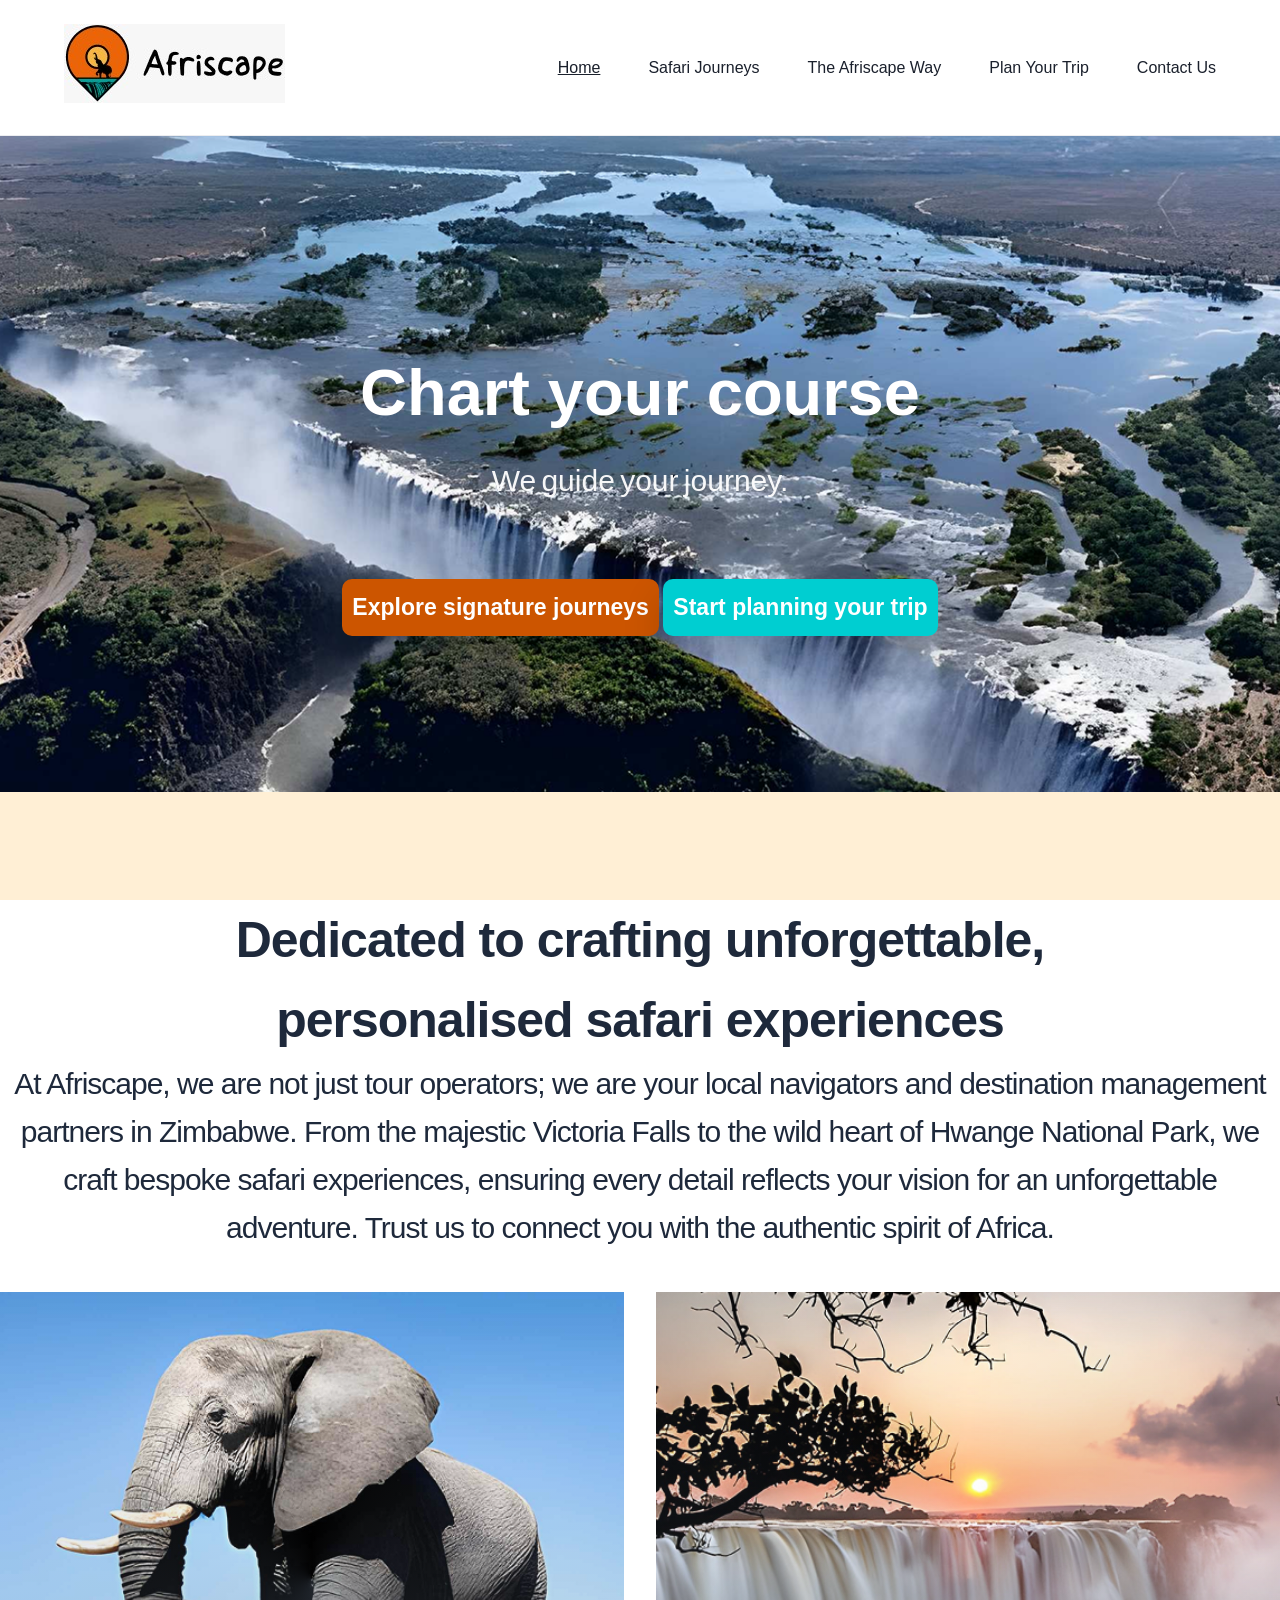
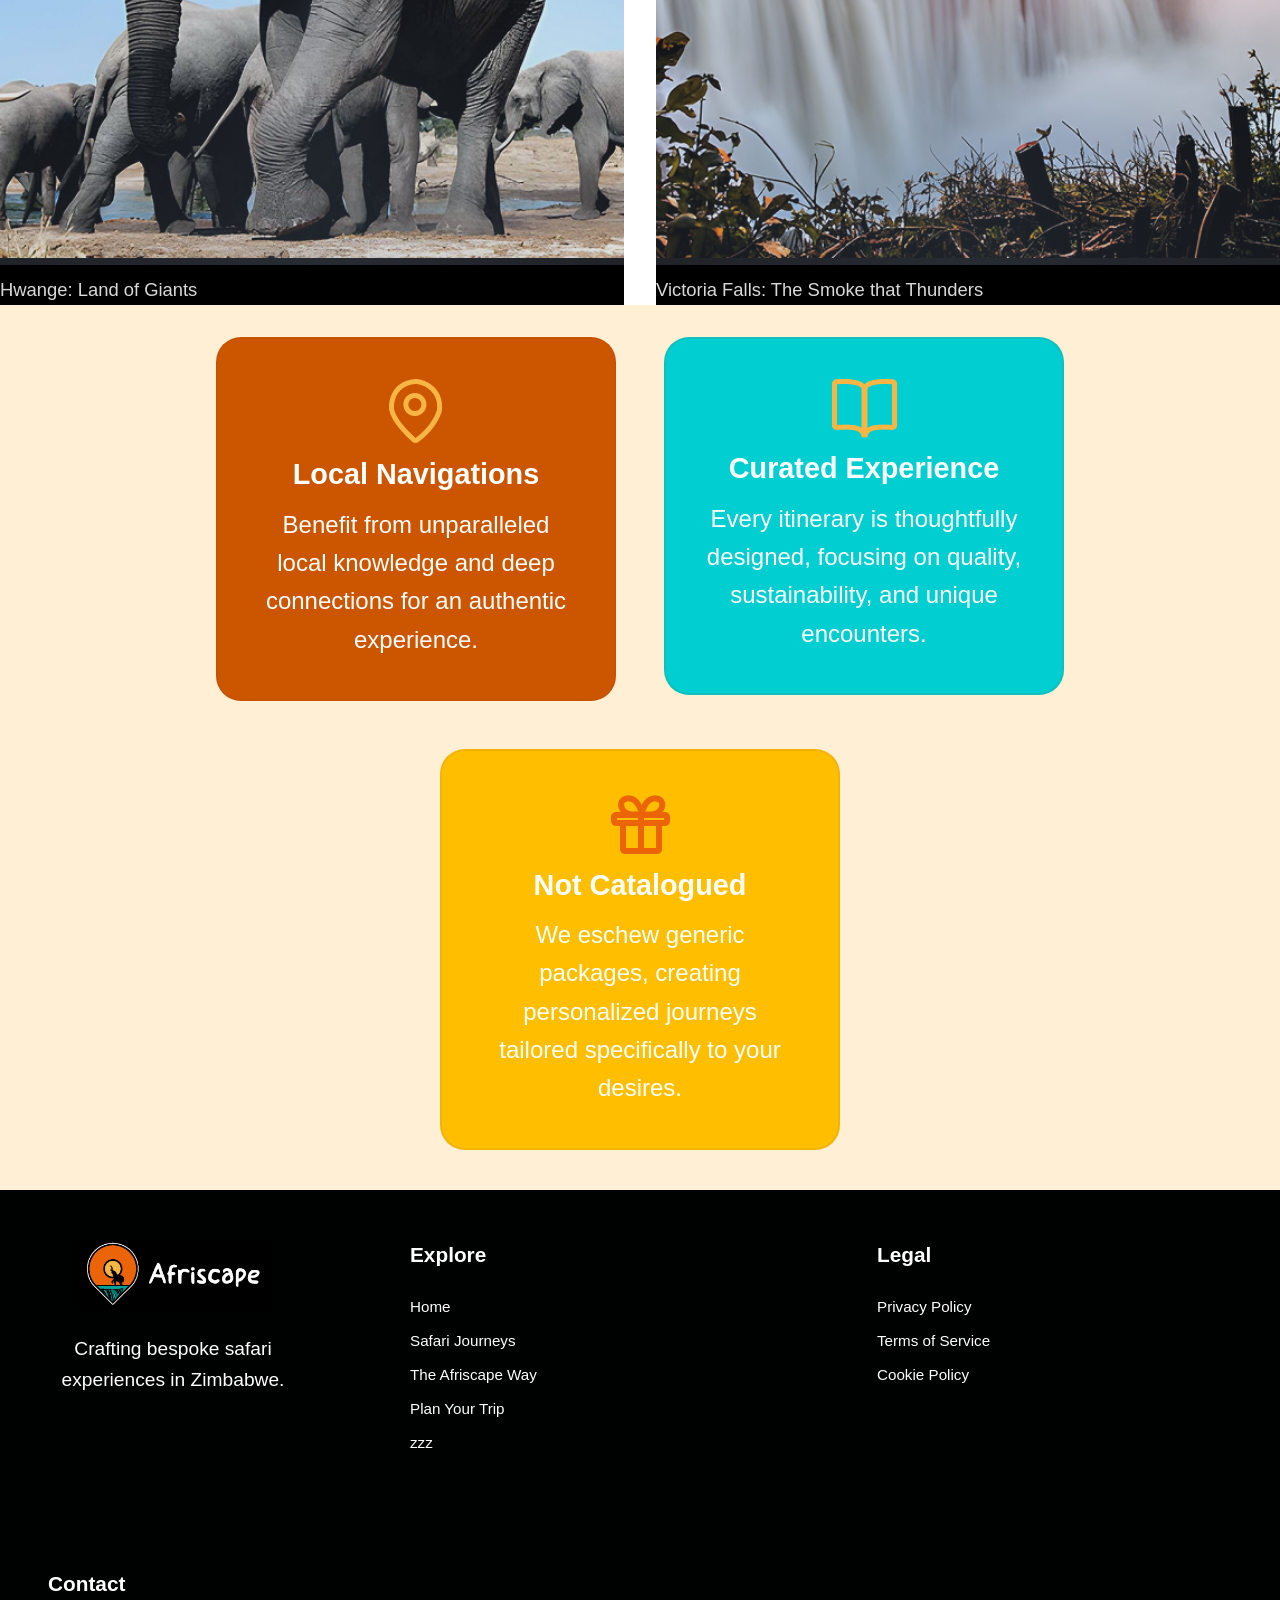
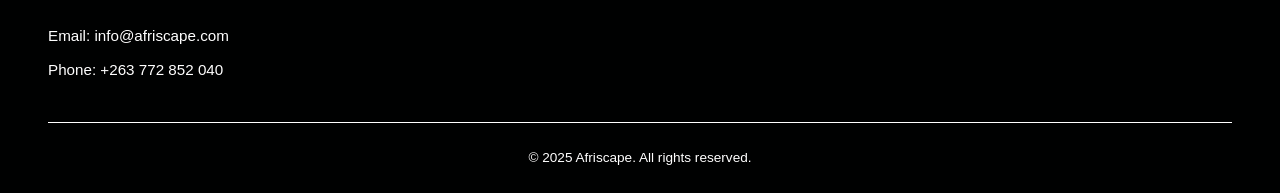
<file: index.html>
<!DOCTYPE html>
<html lang="en">
<head>
    <meta charset="UTF-8">
    <meta name="viewport" content="width=device-width, initial-scale=1.0">
    <title>Afriscape</title>
    <link rel="stylesheet" href="tooplate-strategic-style.css">
</head>
<body>
    <!-- Navigation -->
    <nav class="navbar">
        <div class="nav-container">
            <div>      
                 <a href="/" class="flex items-center space-x-2">
                    <img src="images/logo.jpeg" alt="Africape Logo">          
                 </a>
            </div>
            <ul class="nav-links">
                <div class="activated">
                <li><a href="index.html" >Home </a></li>
                </div>
                <li><a href="safari_journey.html">Safari Journeys</a></li>
                <li><a href="afriscape_way.html">The Afriscape Way</a></li>
                <li><a href="plan_your_trip.html">Plan Your Trip</a></li>                
                <li><a href="contact_us.html">Contact Us</a></li>
            </ul>
            <div class="mobile-menu">
                <span></span>
                <span></span>
                <span></span>
            </div>
        </div>
    </nav>

            <!-- Hero Section -->
    <section id="home" class="hero1">       
        <div class="hero-contents">
            <h1 id="hero-headline">Chart your course</h1>
            <p id="hero-paragraph">We guide your journey.</p>
            <a href="#services" class="cta-button1s">Explore signature journeys</a>
            <a href="#services" class="cta-button2">Start planning your trip</a>
        </div>
    </section>

    <!-- Services Section -->
    <section id="services" class="services">
        <div class="section services-container">
            <h4 class="section-title fade-in">Dedicated to crafting unforgettable, <br>personalised safari experiences</h4>
             <p class="section-para fade-in">At Afriscape, we are not just tour operators; we are your local navigators and destination management partners in Zimbabwe. From the majestic Victoria Falls to the wild heart of
             Hwange National Park, we craft bespoke safari experiences, ensuring every detail reflects your vision for an unforgettable adventure. Trust us to connect you with the authentic spirit of Africa.</p>
                       
            <div class="services-layout">
                 <div class="services-content">
                       <div class="about-visual">
                            <div class="about-image">
                               
                                <img src="images/elephant.png" alt="Elephant">
                            </div>   
                            <div class = "picturelabel">
                                <p>Hwange: Land of Giants</p>
                            </div>       
                        </div>        
                 </div>

                 <div class="services-content">
                       <div class="about-visual">
                            <div class="about-image">
                               
                                <img src="images/falls.png" alt="Falls">
                            </div>
                              <div class = "picturelabel">
                                <p>Victoria Falls: The Smoke that Thunders</p>
                            </div> 
                        </div>        
                 </div>
            </div>
             
               
        </div>
    </section>



    <!-- Team Section -->
    <section id="team" class="team">
        <div class="section">
            
            <div class="team-grid">
                <div class="team-member fade-in">
                    <div class="member-card1">
                        
                            <img src="images/locationsmall.png" alt="Local Navigations" />
                        
                        <div class="member-info">
                            <h3>Local Navigations</h3>
                           
                            <p>Benefit from unparalleled local knowledge and deep connections for an authentic experience.</p>
                        </div>
                    </div>
                </div>
                <div class="team-member fade-in">
                    <div class="member-card2">
                     
                            <img src="images/booksmall.png" alt="Curated Experience" />
                        
                        <div class="member-info">
                            <h3>Curated Experience</h3>
                           
                            <p>Every itinerary is thoughtfully designed, focusing on quality, sustainability, and unique encounters.</p>
                        </div>
                    </div>
                </div>
                <div class="team-member fade-in">
                    <div class="member-card3">
                        
                            <img src="images/presentsmall.png" alt="Not Catalogued" />
                        
                        <div class="member-info">
                            <h3>Not Catalogued</h3>
                           
                            <p>We eschew generic packages, creating personalized journeys tailored specifically to your desires.</p>
                        </div>
                    </div>
                </div>
            </div>
        </div>
    </section>




    <!-- Footer -->
    <footer class="footer">
        <div class="footer-container">
 <div class="footer-links">
             <!-- Brand section -->
      <div class="footer-brand">
         <img src="images/footerLogo.png" alt="Africape Logo" class="footer-logo">
        <p>Crafting bespoke safari experiences in Zimbabwe.</p>
      </div>

      <!-- Link columns -->
     
        <div class="footer-column">
          <h3>Explore</h3>
          <ul>
            <li><a href="#">Home</a></li>
            <li><a href="#">Safari Journeys</a></li>
            <li><a href="#">The Afriscape Way</a></li>
            <li><a href="#">Plan Your Trip</a></li>
            <li><a href="#">zzz</a></li>
          </ul>
        </div>
        <div class="footer-column">
          <h3>Legal</h3>
          <ul>
            <li><a href="#">Privacy Policy</a></li>
            <li><a href="#">Terms of Service</a></li>
            <li><a href="#">Cookie Policy</a></li>
          </ul>
        </div>
        <div class="footer-column">
          <h3>Contact</h3>
          <ul>
            <li>Email: info@afriscape.com</li>
            <li>Phone: +263 772 852 040</li>
          </ul>
        </div>
      </div>

       <!-- Optional copyright (not in original, but adds completeness) -->
      <div class="footer-bottom">
        <p>&copy; 2025 Afriscape. All rights reserved.</p>
      </div>           
           
        </div>
    </footer>
<script src="tooplate-strategic-scripts.js"></script>
</body>
</html>
</file>
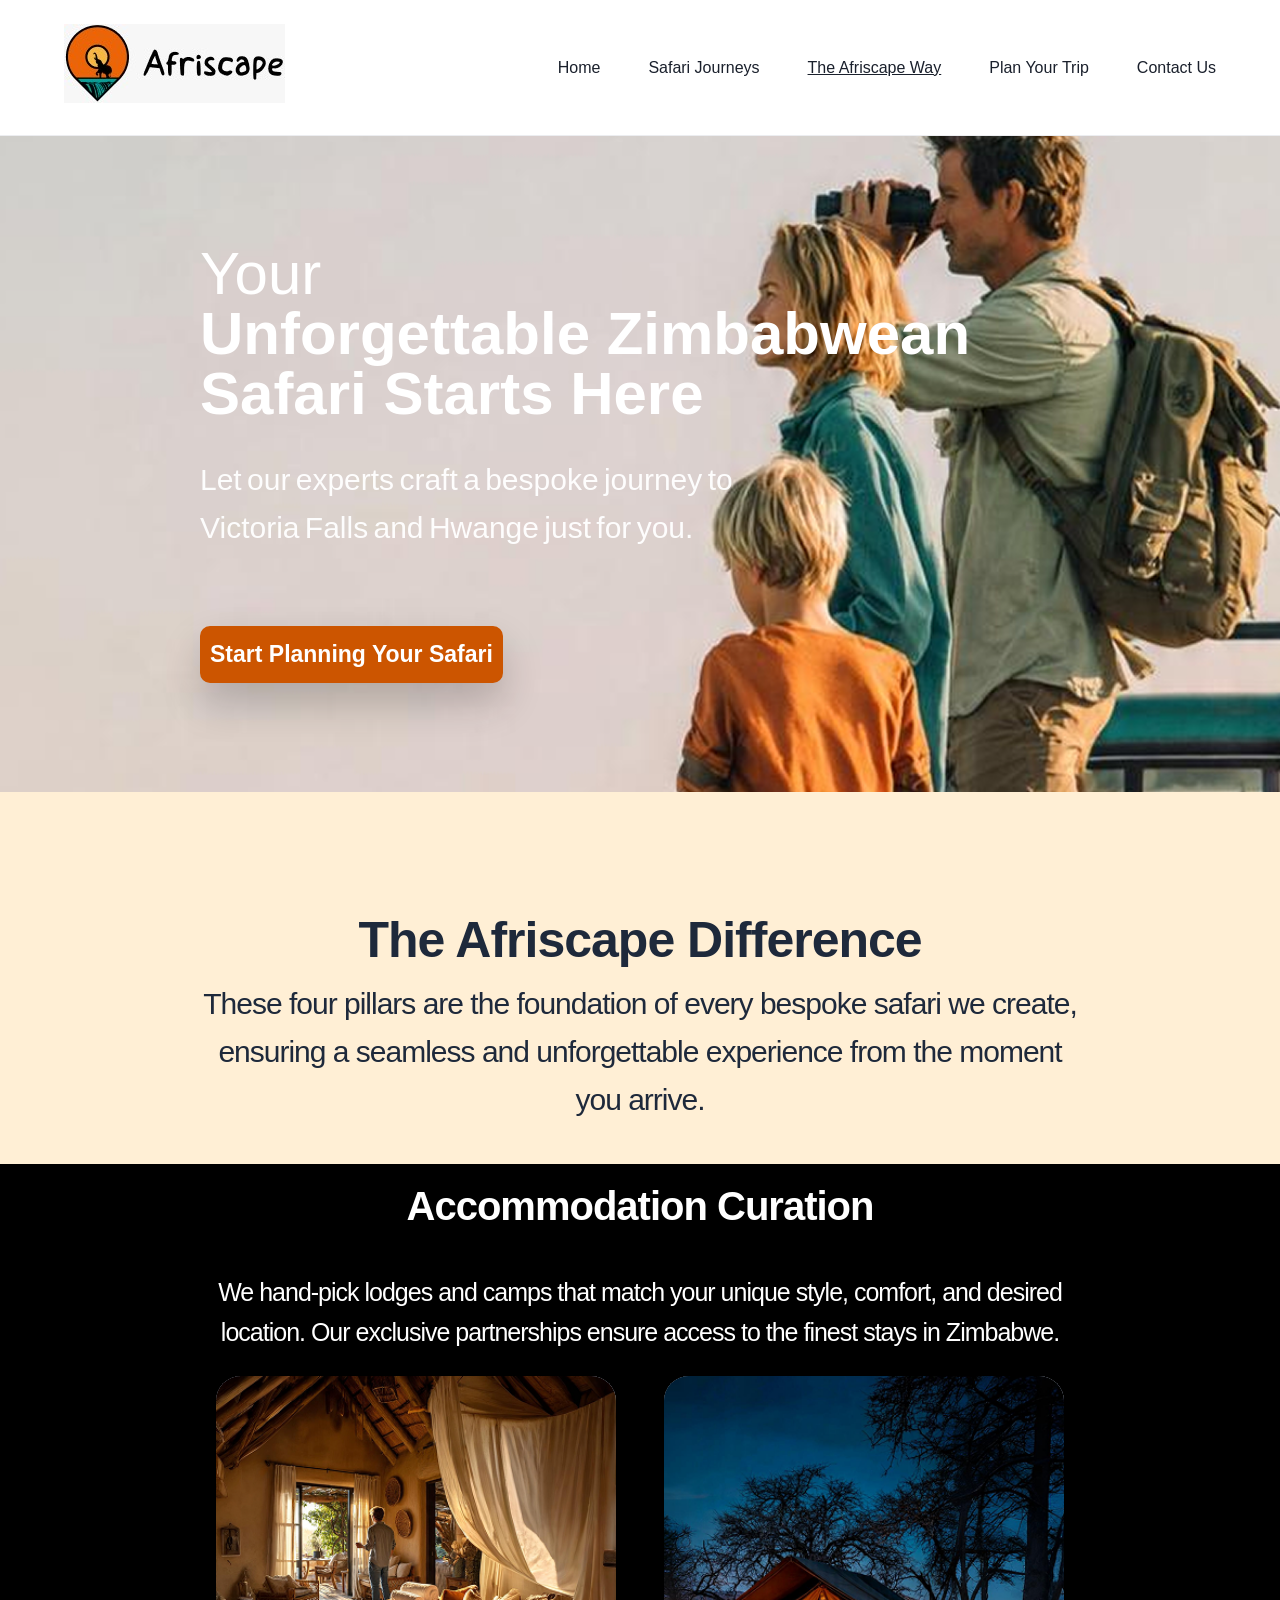
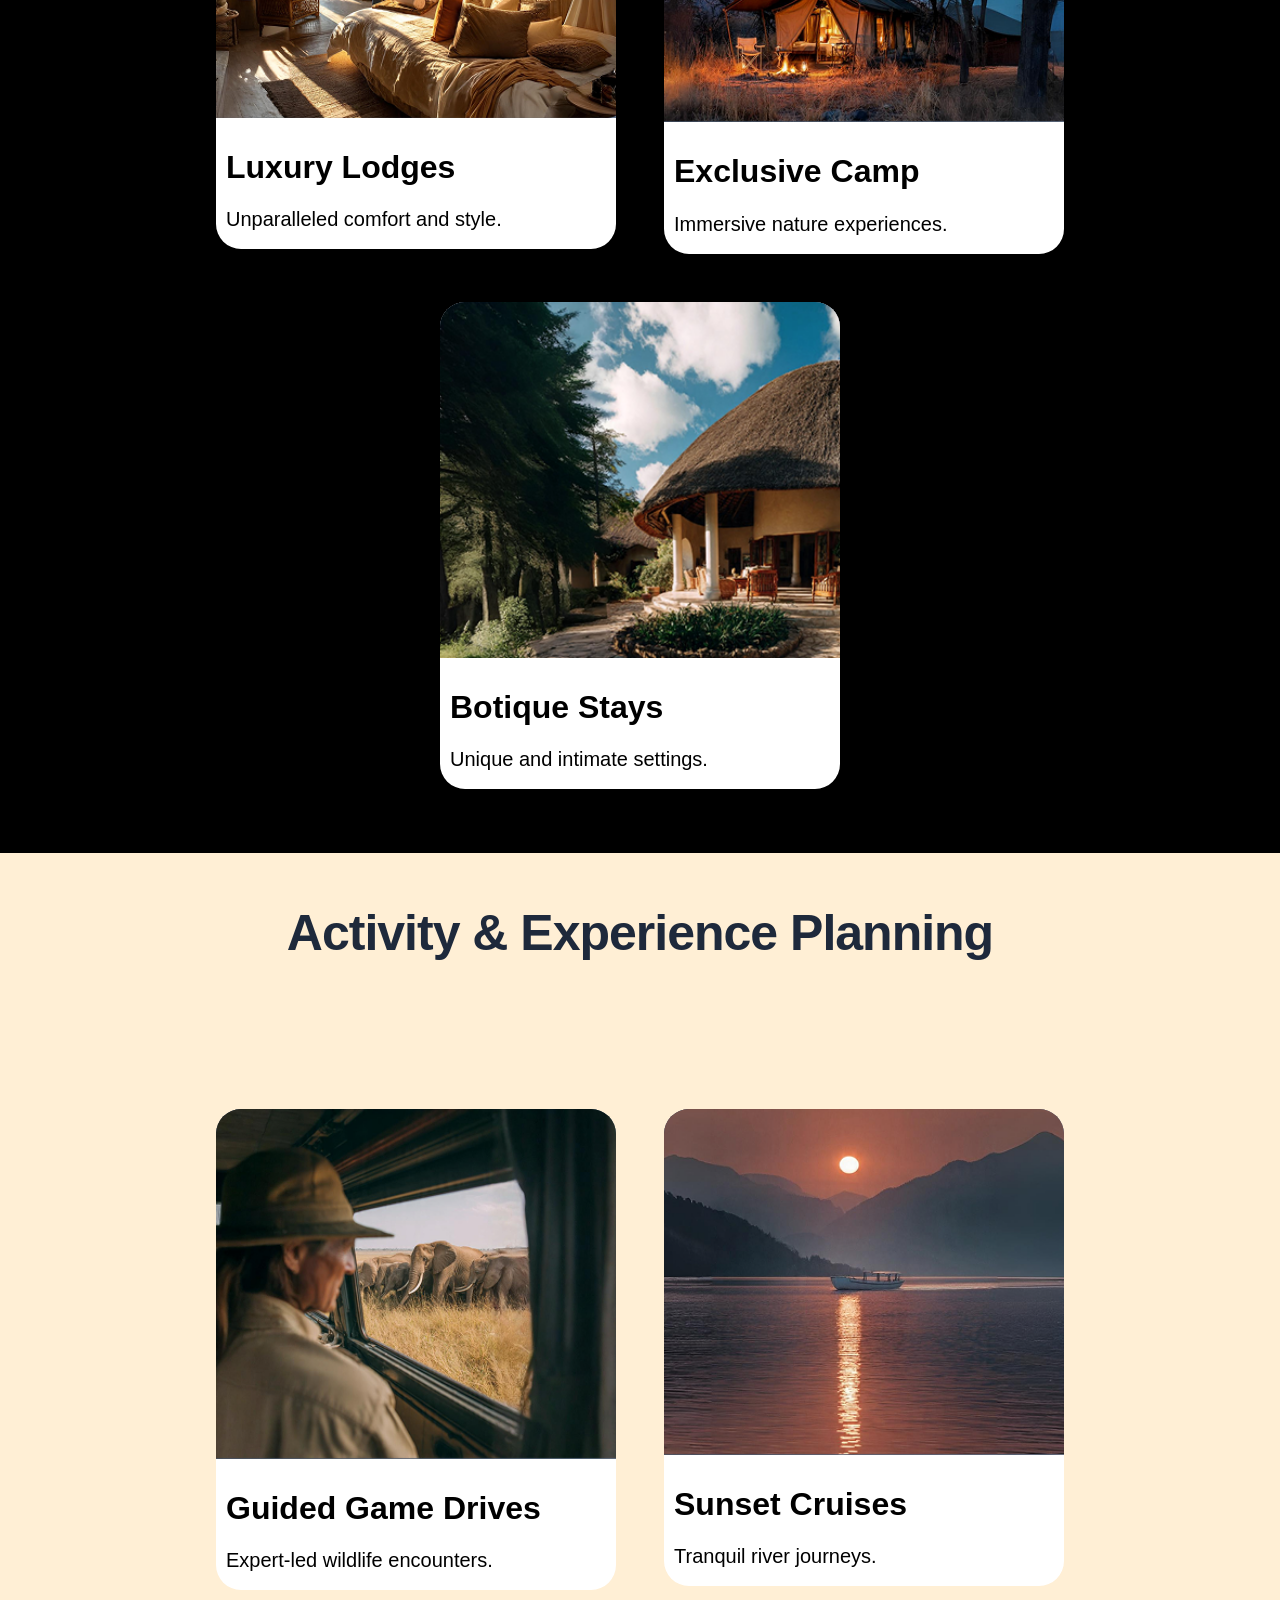
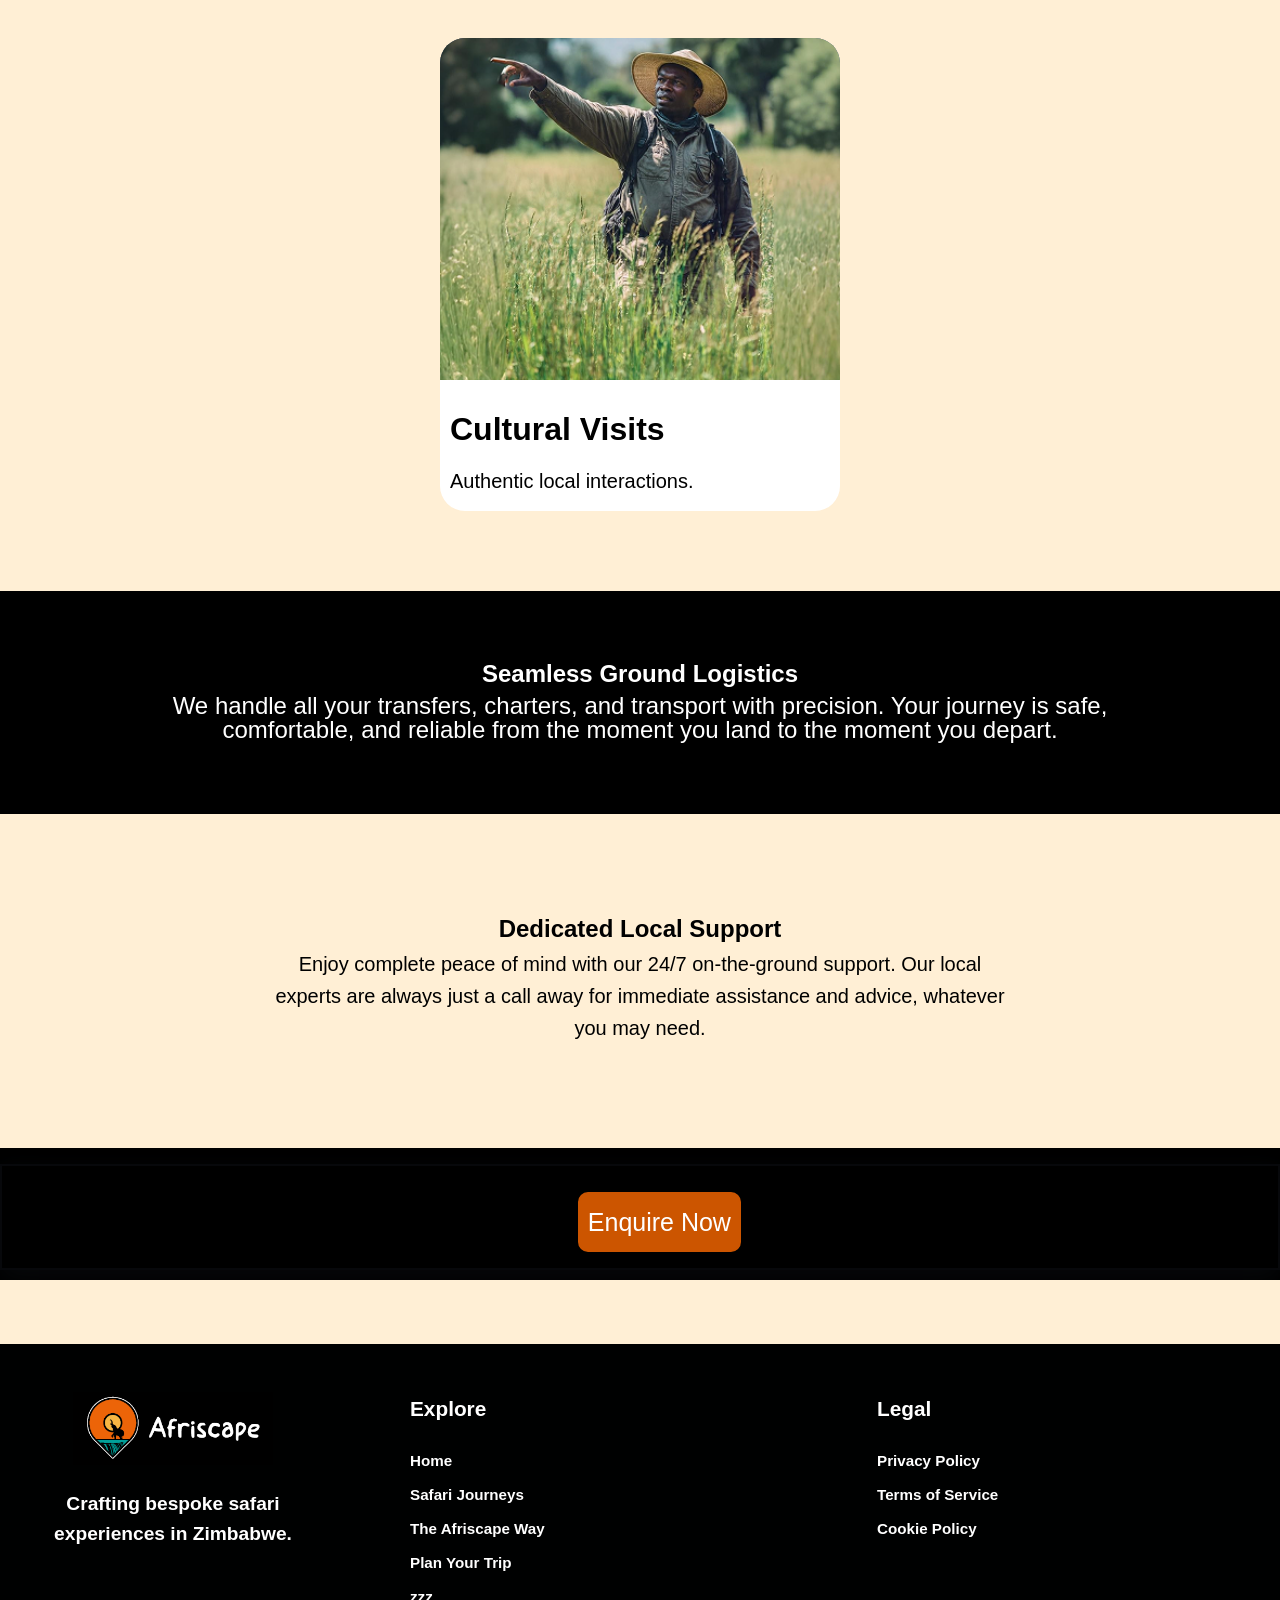
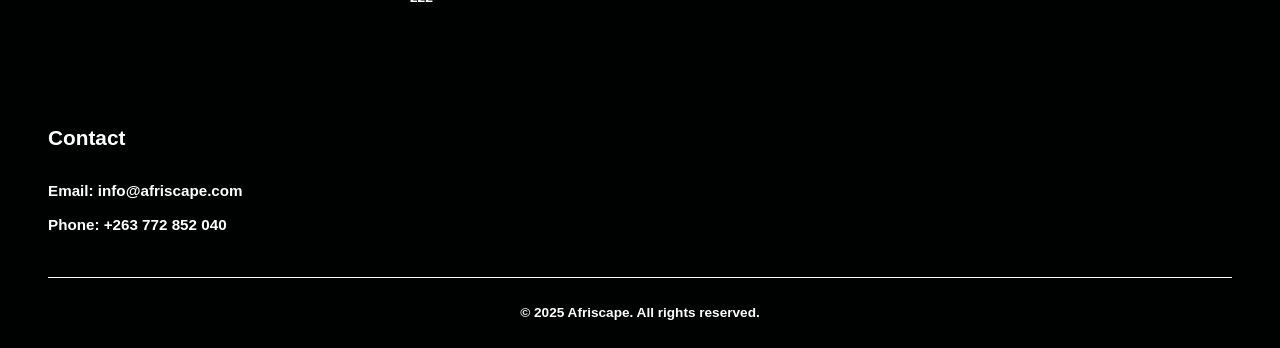
<file: afriscape_way.html>
<!DOCTYPE html>
<html lang="en">
<head>
    <meta charset="UTF-8">
    <meta name="viewport" content="width=device-width, initial-scale=1.0">
    <title>Afriscape</title>
    <link rel="stylesheet" href="tooplate-strategic-style.css">

</head>
<body>
    <!-- Navigation -->
     <nav class="navbar">
        <div class="nav-container">
            <div>
                       <a href="/" class="flex items-center space-x-2">
                        <img src="images/logo.jpeg" alt="Africape Logo">          
                    </a>
                </div>

           <ul class="nav-links">
                <li><a href="index.html">Home</a></li>
                <li><a href="safari_journey.html">Safari Journeys</a></li>
               <div class="activated"><li><a href="afriscape_way.html">The Afriscape Way</a></li></div>
                <li><a href="plan_your_trip.html">Plan Your Trip</a></li>                
                <li><a href="contact_us.html">Contact Us</a></li>
            </ul>
            <div class="mobile-menu">
                <span></span>
                <span></span>
                <span></span>
            </div>
        </div>
    </nav>
            <!-- Hero Section -->
    <section id="home" class="hero3">
        
        <div class="hero-content">
            <h1 id="hero-headline">Your<br><b>Unforgettable Zimbabwean <br>Safari Starts Here</h1>
            <p id="hero-paragraph">Let our experts craft a bespoke journey to <br>Victoria Falls and Hwange just for you.</p>
            <a href="#services" class="cta-button1">Start Planning Your Safari</a>
        </div>
    </section>

    <!-- Services Section -->
    <section id="team" class="team">
        <div class="section1 services-container">
            <h2 class="section-title fade-in">The Afriscape Difference</h2>
             <p class="section-para fade-in" >These four pillars are the foundation of every bespoke safari we create, <br>ensuring a seamless and  unforgettable experience from the moment <br>you arrive.</p>
        
             <div class="section12">

               <div class="grid1">
                 <h2 class="section-title1 fade-in">Accommodation Curation</h2><br>
                <p class="section-para1 fade-in" >We hand-pick lodges and camps that match your unique style, comfort, and desired <br>location. Our exclusive partnerships ensure access to the finest stays in Zimbabwe.</p>
            </div>

             <div class="team-grid1">             
                <div class="team-member fade-in">
                    <div class="member-card4">
                        <div class="member-avatar">
                            <img src="images/bedding.png" alt="" />
                        </div>
                         <div class="member-infot">                           
                            <div class="member-role">
                                <h2><b>Luxury Lodges</b></h2>
                                </div>
                            <p>Unparalleled comfort and style.</p>                             
                        </div>
                    </div>
                </div>
                <div class="team-member fade-in">
                    <div class="member-card4">
                        <div class="member-avatar">
                            <img src="images/camp.png" alt="" />
                        </div>
                        <div class="member-infot">                           
                            <div class="member-role">
                                <h2><b>Exclusive Camp</b></h2>
                                </div>
                            <p>Immersive nature experiences.</p>                              
                        </div>
                    </div>
                </div>
                <div class="team-member fade-in">
                    <div class="member-card4">
                        <div class="member-avatar">
                            <img src="images/stay.png" alt="David Rodriguez" />
                        </div>
                         <div class="member-infot">                           
                            <div class="member-role">
                                <h2><b>Botique Stays</b></h2>
                                </div>
                            <p>Unique and intimate settings.</p>                             
                        </div>
                    </div>
                </div>
            </div>
        </div>
         </div>
    </section>

     <section id="team" class="team">

        <div class="section1 services-container">
            <h2 class="section-title fade-in">Activity & Experience Planning</h2>
             <p class="section-para fade-in" >We craft personalized itineraries filled with unique activities, from thrilling game drives <br>in Hwange to private sunset cruises on the Zambezi. Every moment is tailored to you.</p>
        
             <div class="section1">            
             <div class="team-grid">              
                <div class="team-member fade-in">
                    <div class="member-card4">
                        <div class="member-avatar">
                            <img src="images/game.png" alt="" />
                        </div>
                         <div class="member-infot">                           
                            <div class="member-role">
                                <h2><b>Guided Game Drives</b></h2>
                                </div>
                            <p>Expert-led wildlife encounters.</p>                             
                        </div>
                    </div>
                </div>
                <div class="team-member fade-in">
                    <div class="member-card4">
                        <div class="member-avatar">
                            <img src="images/lake.png" alt="" />
                        </div>
                        <div class="member-infot">                           
                            <div class="member-role">
                                <h2><b>Sunset Cruises</b></h2>
                                </div>
                            <p>Tranquil river journeys.</p>                              
                        </div>
                    </div>
                </div>
                <div class="team-member fade-in">
                    <div class="member-card4">
                        <div class="member-avatar">
                            <img src="images/visits.png" alt="David Rodriguez" />
                        </div>
                         <div class="member-infot">                           
                            <div class="member-role">
                                <h2><b>Cultural Visits</b></h2>
                                </div>
                            <p>Authentic local interactions.</p>                             
                        </div>
                    </div>
                </div>
            </div>
        </div>
         </div>
    </section>

    <!-- About Section -->
   
     <section id="testimonials1" class="testimonials1">
        <div class="section3">          
            <div class="testimonials-container2">
                <div class="testimonial2 fade-in">
                    <div class="testimonial-content2">
                         <h1>Seamless Ground Logistics</h1>
                        <p class="testimonial-text2">We handle all your transfers, charters, and transport with precision. Your journey is safe,<br> comfortable, and reliable from the moment you land to the moment you depart.</p>
                        
                    </div>
                </div>                
            </div>
        </div>
    </section>

    <!-- Team Section -->
  <section id="testimonials2" class="testimonials2">
        <div class="section4">          
            <div class="testimonials-container3">
                <div class="testimonial3 fade-in">
                    <div class="testimonial-content3">
                         <h1>Dedicated Local Support</h1>
                        <p class="testimonial-text21">Enjoy complete peace of mind with our 24/7 on-the-ground support. Our local <br>experts are always just a call away for immediate assistance and advice, whatever <br>you may need.</p>
                        
                    </div>
                </div>                
            </div>
        </div>
    </section>

    <!-- Testimonials Section -->
   <section id="testimonials3" class="testimonials3">
        <div class="section5">          
            <div class="testimonials-container1">
                <div class="testimonial1 fade-in">
                    <div class="testimonial-content1">
                         <div class="testimonial-author">
                             <a href="#services" class="cta-button4">Enquire Now</a>
                           
                        </div>
                    </div>
                </div>               
               
            </div>
        </div>
    </section>

    <!-- Contact Section -->
    <section id="contact" class="contact">
        <div class="section">
            <div class="contact-content">
              
            </div>
        </div>
    </section>

    <!-- Footer -->
     <!-- Footer -->
    <footer class="footer">
        <div class="footer-container">
 <div class="footer-links">
             <!-- Brand section -->
      <div class="footer-brand">
         <img src="images/footerLogo.png" alt="Africape Logo" class="footer-logo">
        <p>Crafting bespoke safari experiences in Zimbabwe.</p>
      </div>

      <!-- Link columns -->
     
        <div class="footer-column">
          <h3>Explore</h3>
          <ul>
            <li><a href="#">Home</a></li>
            <li><a href="#">Safari Journeys</a></li>
            <li><a href="#">The Afriscape Way</a></li>
            <li><a href="#">Plan Your Trip</a></li>
            <li><a href="#">zzz</a></li>
          </ul>
        </div>
        <div class="footer-column">
          <h3>Legal</h3>
          <ul>
            <li><a href="#">Privacy Policy</a></li>
            <li><a href="#">Terms of Service</a></li>
            <li><a href="#">Cookie Policy</a></li>
          </ul>
        </div>
        <div class="footer-column">
          <h3>Contact</h3>
          <ul>
            <li>Email: info@afriscape.com</li>
            <li>Phone: +263 772 852 040</li>
          </ul>
        </div>
      </div>

       <!-- Optional copyright (not in original, but adds completeness) -->
      <div class="footer-bottom">
        <p>&copy; 2025 Afriscape. All rights reserved.</p>
      </div>           
           
        </div>
    </footer>
<script src="tooplate-strategic-scripts.js"></script>
</body>
</html>
</file>
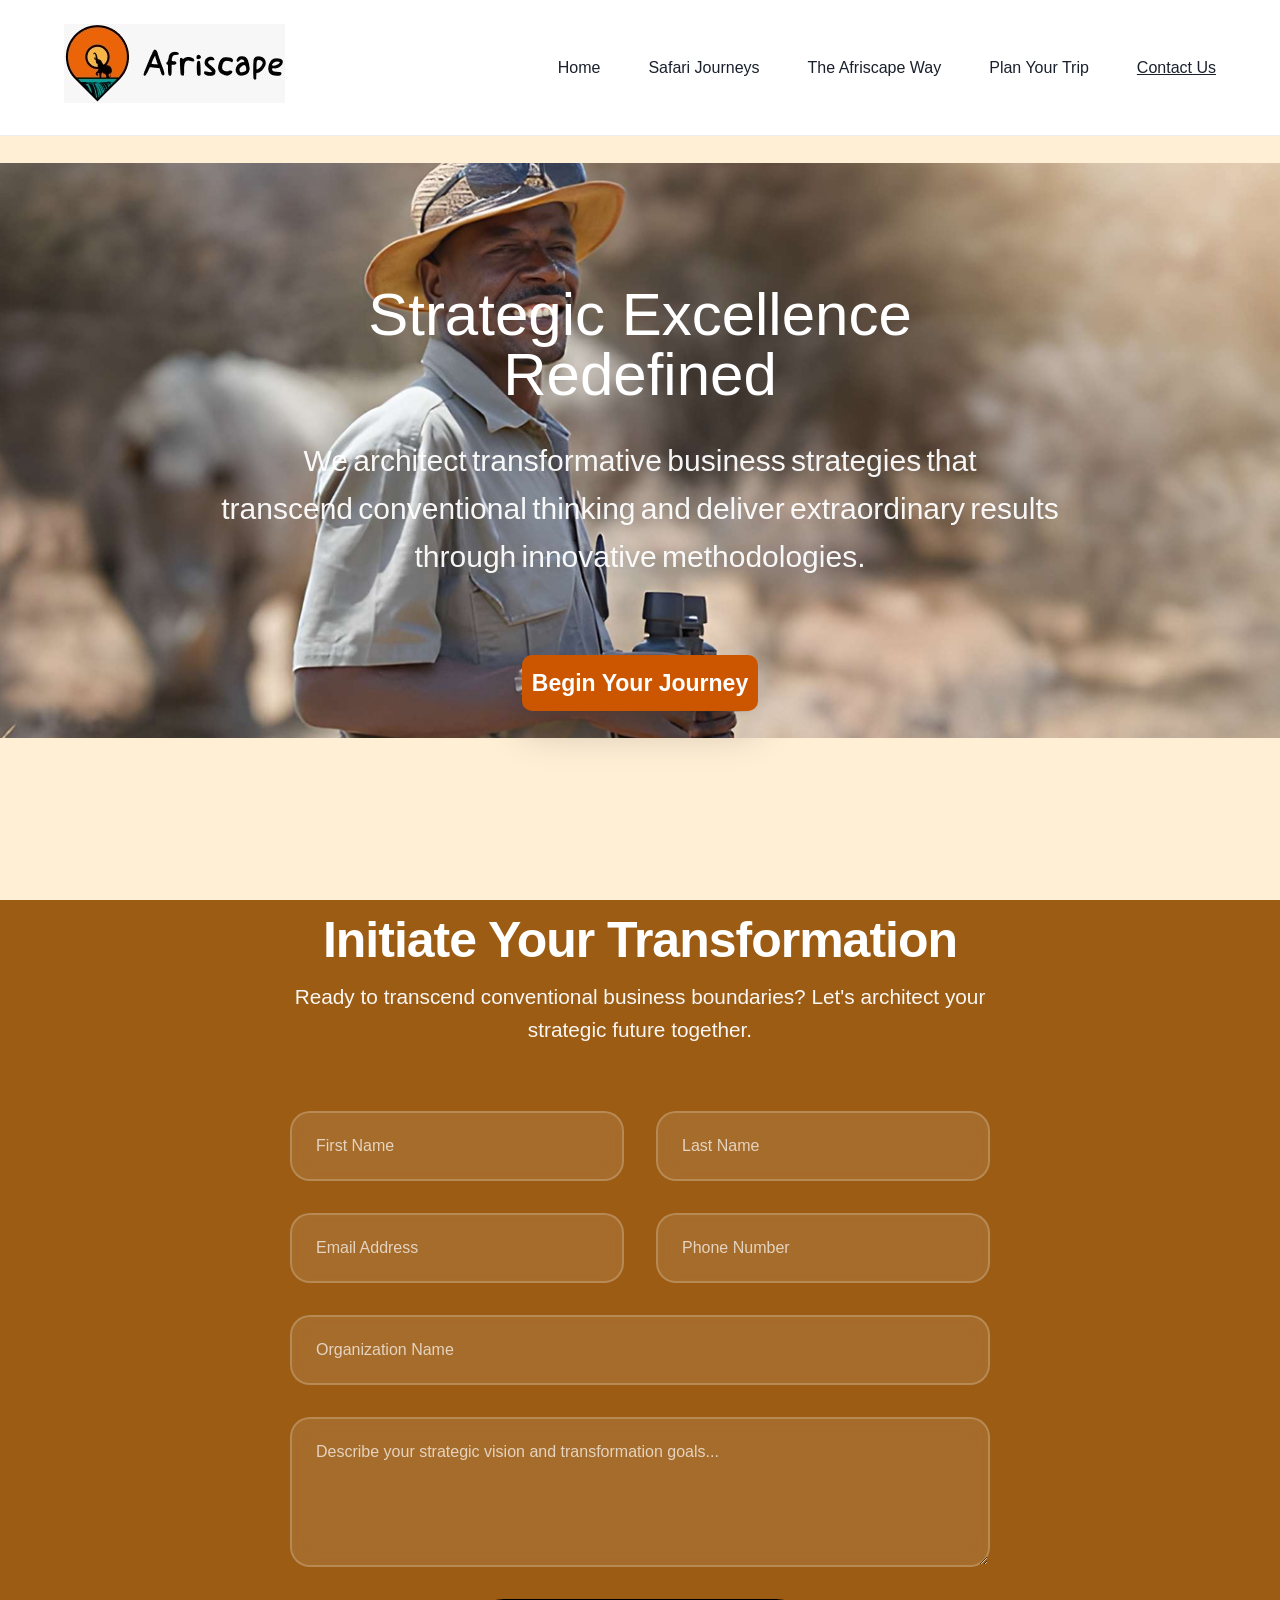
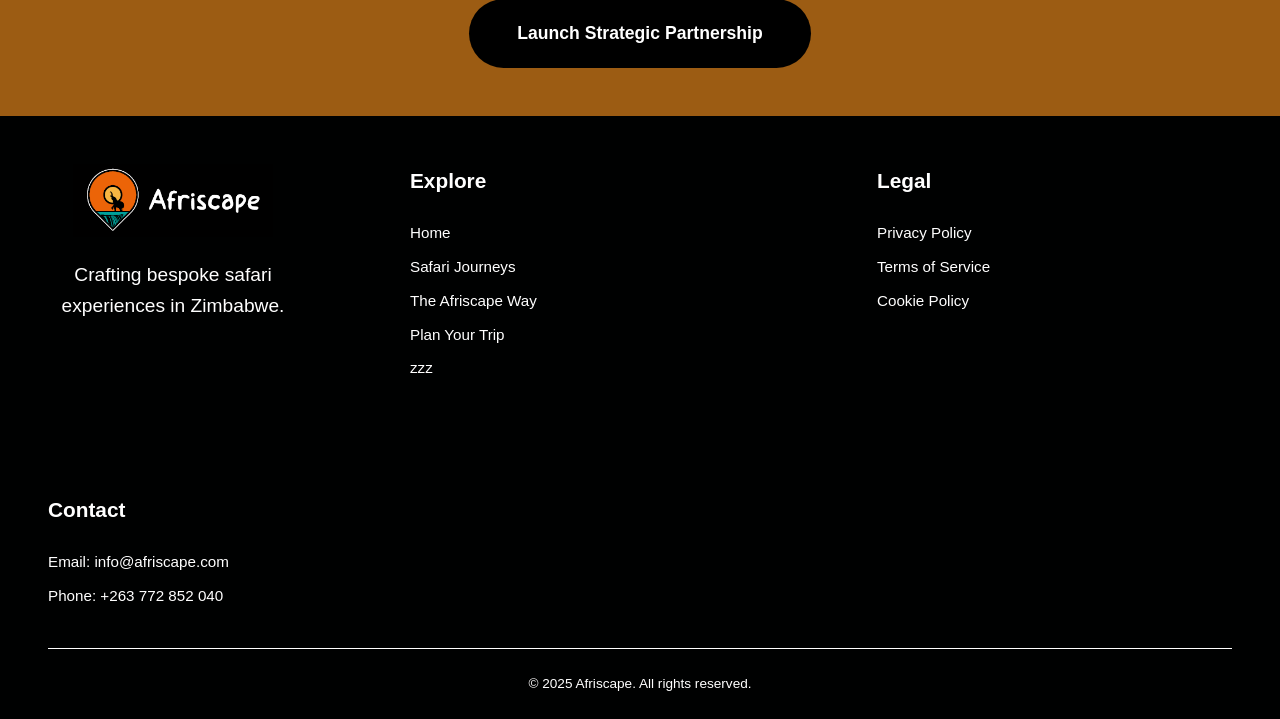
<file: contact_us.html>
<!DOCTYPE html>
<html lang="en">
<head>
    <meta charset="UTF-8">
    <meta name="viewport" content="width=device-width, initial-scale=1.0">
    <title>Afriscape</title>
    <link rel="stylesheet" href="tooplate-strategic-style.css">
</head>
<body>

    <!-- Navigation -->
      <nav class="navbar">
        <div class="nav-container">
            <div>
                       <a href="/" class="flex items-center space-x-2">
                        <img src="images/logo.jpeg" alt="Africape Logo">          
                    </a>
                </div>

           <ul class="nav-links">
                <li><a href="index.html">Home</a></li>
                <li><a href="safari_journey.html">Safari Journeys</a></li>
                <li><a href="afriscape_way.html">The Afriscape Way</a></li>
                <li><a href="plan_your_trip.html">Plan Your Trip</a></li>                
              <div class="activated"><li><a href="contact_us.html">Contact Us</a></li></div>
            </ul>
            <div class="mobile-menu">
                <span></span>
                <span></span>
                <span></span>
            </div>
        </div>
    </nav>

            <!-- Hero Section -->
    <section id="home" class="hero5">
       
        <div class="hero-contents">
            <h1 id="hero-headline">Strategic Excellence<br>Redefined</h1>
            <p id="hero-paragraph">We architect transformative business strategies that <br>transcend conventional thinking and deliver extraordinary results <br>through innovative methodologies.</p>
            <a href="#services" class="cta-button1s">Begin Your Journey</a>
        </div>
    </section>


    <!-- Contact Section -->
    <section id="contact" class="contact">
        <div class="section">
            <h2 class="section-title fade-in">Initiate Your Transformation</h2>
            <div class="contact-content">
                <p>Ready to transcend conventional business boundaries? Let's architect your strategic future together.</p>
                <form class="contact-form fade-in">
                    <div class="form-group">
                        <input type="text" placeholder="First Name" required>
                        <input type="text" placeholder="Last Name" required>
                    </div>
                    <div class="form-group">
                        <input type="email" placeholder="Email Address" required>
                        <input type="tel" placeholder="Phone Number">
                    </div>
                    <input type="text" placeholder="Organization Name">
                    <textarea placeholder="Describe your strategic vision and transformation goals..." required></textarea>
                    <button type="submit" class="submit-btn">Launch Strategic Partnership</button>
                </form>
            </div>
        </div>
    </section>

    <!-- Footer -->
     <!-- Footer -->
    <footer class="footer">
        <div class="footer-container">
 <div class="footer-links">
             <!-- Brand section -->
      <div class="footer-brand">
         <img src="images/footerLogo.png" alt="Africape Logo" class="footer-logo">
        <p>Crafting bespoke safari experiences in Zimbabwe.</p>
      </div>

      <!-- Link columns -->
     
        <div class="footer-column">
          <h3>Explore</h3>
          <ul>
            <li><a href="#">Home</a></li>
            <li><a href="#">Safari Journeys</a></li>
            <li><a href="#">The Afriscape Way</a></li>
            <li><a href="#">Plan Your Trip</a></li>
            <li><a href="#">zzz</a></li>
          </ul>
        </div>
        <div class="footer-column">
          <h3>Legal</h3>
          <ul>
            <li><a href="#">Privacy Policy</a></li>
            <li><a href="#">Terms of Service</a></li>
            <li><a href="#">Cookie Policy</a></li>
          </ul>
        </div>
        <div class="footer-column">
          <h3>Contact</h3>
          <ul>
            <li>Email: info@afriscape.com</li>
            <li>Phone: +263 772 852 040</li>
          </ul>
        </div>
      </div>

       <!-- Optional copyright (not in original, but adds completeness) -->
      <div class="footer-bottom">
        <p>&copy; 2025 Afriscape. All rights reserved.</p>
      </div>           
           
        </div>
    </footer>
<script src="tooplate-strategic-scripts.js"></script>
</body>
</html>
</file>
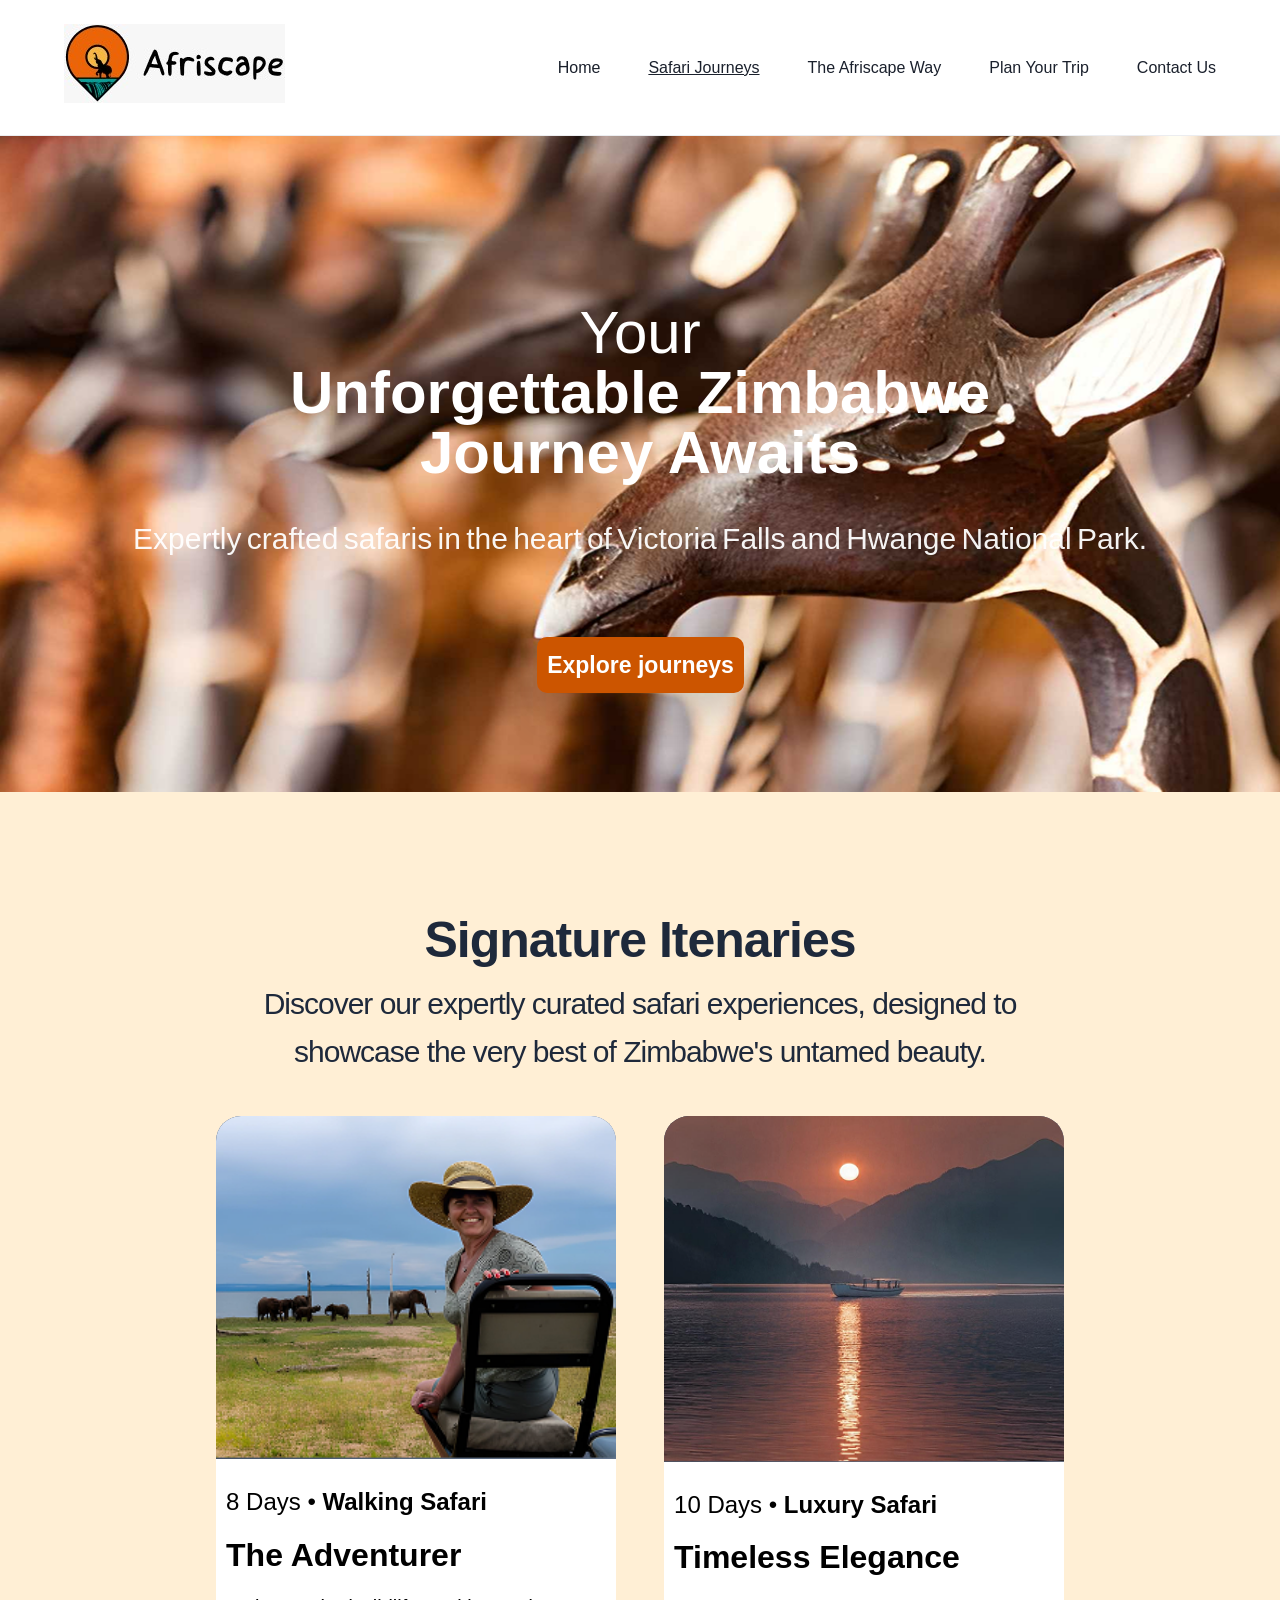
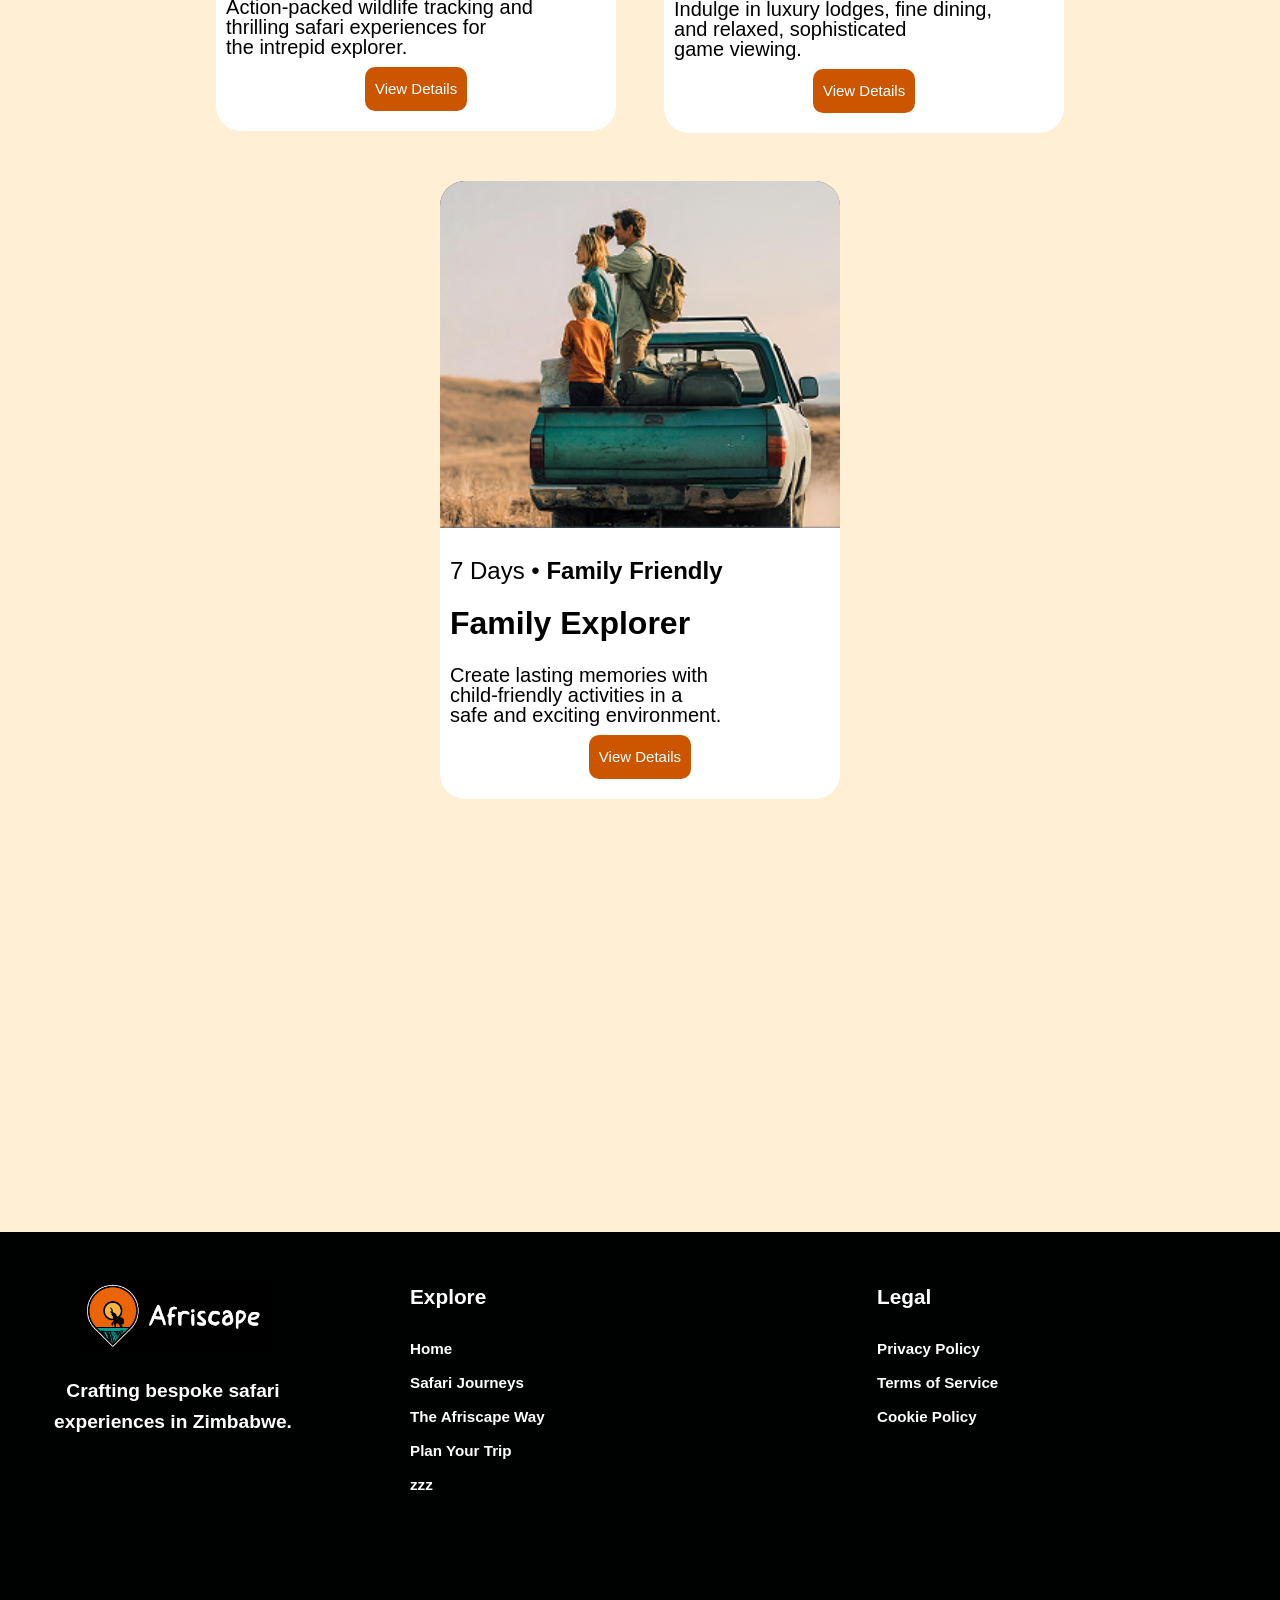
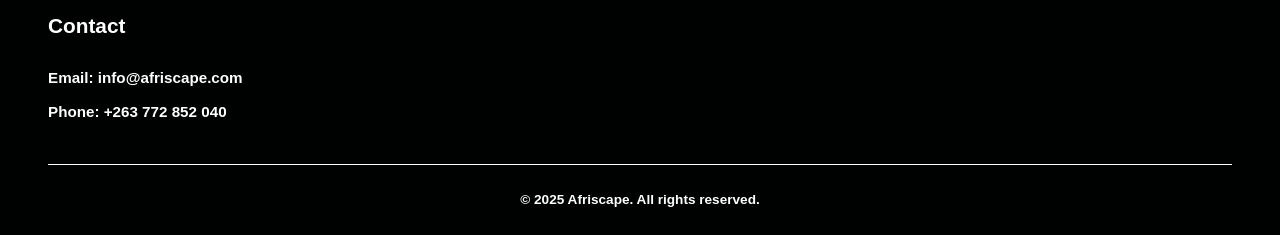
<file: safari_journey.html>
<!DOCTYPE html>
<html lang="en">
<head>
    <meta charset="UTF-8">
    <meta name="viewport" content="width=device-width, initial-scale=1.0">
    <title>Afriscape</title>
    <link rel="stylesheet" href="tooplate-strategic-style.css">

</head>
<body>
    <!-- Navigation -->
    <nav class="navbar">
        <div class="nav-container">
            <div>
                       <a href="/" class="flex items-center space-x-2">
                        <img src="images/logo.jpeg" alt="Africape Logo">          
                    </a>
                </div>

           <ul class="nav-links">
                <li><a href="index.html">Home</a></li>
                <div class="activated">
                <li><a href="safari_journey.html">Safari Journeys</a></li></div>
                <li><a href="afriscape_way.html">The Afriscape Way</a></li>
                <li><a href="plan_your_trip.html">Plan Your Trip</a></li>                
                <li><a href="contact_us.html">Contact Us</a></li>
            </ul>
            <div class="mobile-menu">
                <span></span>
                <span></span>
                <span></span>
            </div>
        </div>
    </nav>


            <!-- Hero Section -->
    <section id="home" class="hero2">
       
        <div class="hero-contents">
            <h1 id="hero-headline">Your<br><b>Unforgettable Zimbabwe<br> Journey Awaits</h1>
            <p id="hero-paragraph">Expertly crafted safaris in the heart of Victoria Falls and Hwange National Park.</p>
            <a href="#services" class="cta-button1s">Explore journeys</a>
        </div>
    </section>

       <!-- Team Section -->
    <section id="team" class="team">
        <div class="section">
             <div class="section services-container">
            <h4 class="section-title fade-in">Signature Itenaries</h4>
            <p class="section-para fade-in" >Discover our expertly curated safari experiences, designed to<br> showcase the very best of Zimbabwe's untamed beauty.</p>
        </div>

            <div class="team-grid">
                <div class="team-member fade-in">
                    <div class="member-card4">
                        <div class="member-avatar">
                            <img src="images/safari2.png" alt="" />
                        </div>
                         <div class="member-infot">
                            <h3>8 Days •<b> Walking Safari</b></h3>
                            <div class="member-role">
                                <h2><b>The Adventurer</b></h2>
                                </div>
                            <p>Action-packed wildlife tracking and <br>thrilling safari experiences for <br>the intrepid explorer.</p>
                              <a href="#services" class="cta-button3">View Details</a>
                        </div>
                    </div>
                </div>

                <div class="team-member fade-in">
                    <div class="member-card4">
                        <div class="member-avatar">
                            <img src="images/lake.png" alt="" />
                        </div>
                        <div class="member-infot">
                            <h3>10 Days • <b>Luxury Safari</b></h3>
                            <div class="member-role">
                                <h2><b>Timeless Elegance</b></h2>
                                </div>
                            <p>Indulge in luxury lodges, fine dining,<br> and relaxed, sophisticated<br> game viewing.</p>
                              <a href="#services" class="cta-button3">View Details</a>
                        </div>
                    </div>
                </div>
                <div class="team-member fade-in">
                    <div class="member-card4">
                        <div class="member-avatar">
                            <img src="images/car.png" alt="David Rodriguez" />
                        </div>
                         <div class="member-infot">
                            <h3>7 Days • <b>Family Friendly</b></h3>
                            <div class="member-role">
                                <h2><b>Family Explorer</b></h2>
                                </div>
                            <p>Create lasting memories with <br>child-friendly activities in a<br> safe and exciting environment.</p>
                              <a href="#services" class="cta-button3">View Details</a>
                        </div>
                    </div>
                </div>
            </div>
        </div>
    </section>

    <!-- Testimonials Section -->
    <section id="testimonials" class="testimonials">
        <div class="sections">          
            <div class="testimonials-container1">
                <div class="testimonial1 fade-in">
                    <div class="testimonial-content1s">
                         <h2>Design Your Dream Safari</h2>
                        <p class="testimonial-text1">Can't find the perfect fit? Let's co-create a journey tailored to your unique interests. From initial consultation and interest mapping to itinerary drafting and refinement, we collaborate with you every step of the way to craft a truly personal adventure.</p>
                        <div class="testimonial-author">
                             <a href="#services" class="cta-button3s">View Details</a>
                            <div class="author-info">
                                
                            </div>
                        </div>
                    </div>
                </div>               
               
            </div>
        </div>
    </section>

 

    <!-- Footer -->
     <!-- Footer -->
    <footer class="footer">
        <div class="footer-container">
 <div class="footer-links">
             <!-- Brand section -->
      <div class="footer-brand">
         <img src="images/footerLogo.png" alt="Africape Logo" class="footer-logo">
        <p>Crafting bespoke safari experiences in Zimbabwe.</p>
      </div>

      <!-- Link columns -->
     
        <div class="footer-column">
          <h3>Explore</h3>
          <ul>
            <li><a href="#">Home</a></li>
            <li><a href="#">Safari Journeys</a></li>
            <li><a href="#">The Afriscape Way</a></li>
            <li><a href="#">Plan Your Trip</a></li>
            <li><a href="#">zzz</a></li>
          </ul>
        </div>
        <div class="footer-column">
          <h3>Legal</h3>
          <ul>
            <li><a href="#">Privacy Policy</a></li>
            <li><a href="#">Terms of Service</a></li>
            <li><a href="#">Cookie Policy</a></li>
          </ul>
        </div>
        <div class="footer-column">
          <h3>Contact</h3>
          <ul>
            <li>Email: info@afriscape.com</li>
            <li>Phone: +263 772 852 040</li>
          </ul>
        </div>
      </div>

       <!-- Optional copyright (not in original, but adds completeness) -->
      <div class="footer-bottom">
        <p>&copy; 2025 Afriscape. All rights reserved.</p>
      </div>           
           
        </div>
    </footer>
<script src="tooplate-strategic-scripts.js"></script>
</body>
</html>
</file>
<file: tooplate-strategic-style.css>
@charset "utf-8";
/* CSS Document 

*/

* {
	margin: 0;
	padding: 0;
	box-sizing: border-box;
}

body {
	font-family: -apple-system, BlinkMacSystemFont, 'Segoe UI', Roboto, sans-serif;
	line-height: 1.6;
	color: #1a202c;
	overflow-x: hidden;
	background: papayawhip;
}

/* Navigation */
.navbar {
	position: fixed;
	top: 0;
	width: 100%;
	background: #FFFFFF;
	padding: 1.5rem 5%;
	z-index: 1000;
	transition: all 0.3s ease;
	border-bottom: 1px solid rgba(71, 85, 105, 0.1);
}

.nav-container {
	display: flex;
	justify-content: space-between;
	align-items: center;
	max-width: 1200px;
	margin: 0 auto;
}

.logo {
	font-size: 1.8rem;
	font-weight: 700;
	background: linear-gradient(135deg, #475569, #64748b);
	-webkit-background-clip: text;
	-webkit-text-fill-color: transparent;
	background-clip: text;
	display: flex;
	align-items: center;
	gap: 0.8rem;
	text-decoration: none;
	transition: all 0.3s ease;
	mix-blend-mode: screen;
}

.logo:hover {
	transform: scale(1.05);
}

.logo-icon {
	width: 32px;
	height: 32px;
	background: linear-gradient(135deg, #475569, #64748b);
	border-radius: 8px;
	display: flex;
	align-items: center;
	justify-content: center;
	color: white;
	font-size: 1rem;
	flex-shrink: 0;
}

.nav-links {
	display: flex;
	list-style: none;
	gap: 3rem;
}

.nav-links a {
	text-decoration: none;
	color: #1a202c;
	font-weight: 500;
	transition: all 0.3s ease;
	position: relative;
	padding: 0.5rem 0;
}

.nav-links a:hover {
	color: #475569;
}

.nav-links a::after {
	content: '';
	position: absolute;
	width: 0;
	height: 2px;
	bottom: 0;
	left: 50%;
	transform: translateX(-50%);
	background: green;
	transition: width 0.3s ease;
}

.activated {
 
  background-color:#FFFFFF;
  text-decoration: underline;
  border-bottom:  rgb(204,85,0);
}
/*
.nav-links a:hover::after,
.nav-links a.active::after {
	width: 100%;
}*/
/*
.nav-links a.active {
	color: red;
	font-weight: 600;
}*/

.active {
	color: red;
	font-weight: 600;
}
li a.active {
  font-weight: bold;
  color: #0066cc;
  border-bottom: 2px solid #0066cc;
}

.mobile-menu {
	display: none;
	flex-direction: column;
	cursor: pointer;
}

.mobile-menu span {
	width: 28px;
	height: 3px;
	background: #475569;
	margin: 4px 0;
	transition: 0.3s;
	border-radius: 2px;
}

/* Hero Section */
.hero1 {
	height: 100vh;
	min-height: 600px;
	/*background: linear-gradient(135deg, #1e293b 0%, #475569 50%, #64748b 100%);*/
	background-image: url('images/home1.png');
	background-repeat: no-repeat;
	background-size: contain; /* or contain */
	background-position: center;
	display: flex;
	align-items: center;
	justify-content: center;
	text-align: center;
	color: white;
	/*position: relative;
	overflow: hidden;*/
}

.hero2 {
	height: 100vh;
	min-height: 600px;
	/*background: linear-gradient(135deg, #1e293b 0%, #475569 50%, #64748b 100%);*/
	background-image: url('images/impala.png');
	background-repeat: no-repeat;
	background-size: contain; /* or contain */
	background-position: center;
	display: flex;
	align-items: center;
	justify-content: center;
	text-align: center;
	color: white;
	/*position: relative;
	overflow: hidden;*/
}

.hero3 {
	height: 100vh;
	min-height: 600px;
	/*background: linear-gradient(135deg, #1e293b 0%, #475569 50%, #64748b 100%);*/
	background-image: url('images/family.png');
	background-repeat: no-repeat;
	background-size: contain; /* or contain */
	background-position: center;
	display: flex;
	align-items: left;
	justify-content: left;
	text-align: left;
	color: white;
	/*position: relative;
	overflow: hidden;*/
}

.hero4 {
	height: 100vh;
	min-height: 600px;
	/*background: linear-gradient(135deg, #1e293b 0%, #475569 50%, #64748b 100%);*/
	background-image: url('images/tent.png');
	background-repeat: no-repeat;
	background-size: contain; /* or contain */
	background-position: center;
	display: flex;
	align-items: left;
	justify-content: left;
	text-align: left;
	color: white;
	/*position: relative;
	overflow: hidden;*/
}

.hero5 {
	height: 100vh;
	min-height: 600px;
	/*background: linear-gradient(135deg, #1e293b 0%, #475569 50%, #64748b 100%);*/
	background-image: url('images/safari4.png');
	background-repeat: no-repeat;
	background-size: contain; /* or contain */
	background-position: center;
	display: flex;
	align-items: center;
	justify-content: center;
	text-align: center;
	color: white;
	/*position: relative;
	overflow: hidden;*/
	  
}
/*
.hero::before {
	content: '';
	position: absolute;
	top: 0;
	left: 0;
	right: 0;
	bottom: 0;
	background-image:
		linear-gradient(rgba(255, 255, 255, 0.08) 1px, transparent 1px),
		linear-gradient(90deg, rgba(255, 255, 255, 0.08) 1px, transparent 1px);
	background-size: 60px 60px;
	background-position: 0 0, 0 0;
	animation: gridMove 20s linear infinite;
}*/

/*@keyframes gridMove {
	0% {
		transform: translate(0, 0);
	}

	100% {
		transform: translate(60px, 60px);
	}
}*/

.hero-content {
	width: 90%;
	height: 50%;
	padding-top: 100px;
	
	margin-top: 3rem;
	transform: translateY(50px);
	opacity: 0;
	animation: fadeInUp 1.2s ease forwards;
	z-index: 2;
	position: relative;
	
}

.hero-content2 {
	width: 90%;
	height: 50%;
	padding-top: 250px;
	padding-left: 200px;
	margin-top: 7rem;
	transform: translateY(50px);
	opacity: 0;
	animation: fadeInUp 1.2s ease forwards;
	z-index: 2;
	position: relative;
	
	
}

.hero-content1 h1 {
	font-size: 60px;
	font-weight: 400;
	margin-bottom: 0rem;
	line-height: 1;
	letter-spacing: 0px;
	text-align: left;
}

.hero-content2 h1 {
	font-size: 60px;
	font-weight: 350;
	margin-bottom: 1rem;
	line-height: 1;
	letter-spacing: 0px;
	text-align: left;
}

.hero-content h1 {
	font-size: 60px;
	font-weight: 500;
	margin-bottom: 1rem;
	line-height: 1;
	letter-spacing: 0px;
	text-align: left;
	padding-left: 200px;
	padding-top: 6rem;
}


.hero-contents h1 {
	font-size: 60px;
	font-weight: 500;
	margin-bottom: 1rem;
	line-height: 1;
	letter-spacing: 0px;
	text-align: center;
	
	padding-top: 6rem;
}

@keyframes fadeInUp {
	to {
		transform: translateY(0);
		opacity: 1;
	}
}

.hero h1 {
	font-size: clamp(2.8rem, 7vw, 5rem);
	font-weight: 800;
	margin-bottom: 2rem;
	line-height: 1.1;
	letter-spacing: 0px;
}

.hero1 h1 {
	font-size: 65px;
	font-weight: 610;
	margin-bottom: 0rem;
	line-height: 1;
	letter-spacing: 0px;
}
.hero2 h1 {
	font-size: 60px;
	font-weight: 400;
	margin-bottom: 0rem;
	line-height: 1;
	letter-spacing: 0px;
}

.hero3 h1 {
	font-size: 60px;
	font-weight: 450;
	margin-bottom: 0rem;
	line-height: 1;
	letter-spacing: 0px;
}

.hero p {
	font-size: clamp(1.2rem, 3vw, 1.5rem);
	margin-bottom: 3rem;
	opacity: 0.95;
	font-weight: 300;
}

.hero1 p {
	font-size: 60px;
	font-weight: 500;
	margin-bottom: 4rem;
	opacity: 0.95;
	word-spacing: -0.1em;
}

.hero4 p {
	font-size: 30px;
	font-weight: 400;
	margin-bottom: 2rem;
	opacity: 0.95;
	word-spacing: -0.1em;
}
.hero2 p {
	font-size: 35px;
	font-weight: 350;
	margin-bottom: 4rem;
	opacity: 0.95;
	word-spacing: -0.1em;
	
}
.hero3 p {
	font-size: 35px;
	font-weight: 380;
	margin-bottom: 4rem;
	opacity: 0.95;
	word-spacing: -0.1em;
	
}

.hero-content p {
	font-size: 30px;
	font-weight: 380;
	margin-top: 2rem;
	margin-bottom: 4rem;
	opacity: 0.95;
	word-spacing: -0.1em;
	padding-left: 200px;
	
}
.hero-contents p {
	font-size: 30px;
	font-weight: 380;
	margin-top: 2rem;
	margin-bottom: 4rem;
	opacity: 0.95;
	word-spacing: -0.1em;
	
	
}

/* Add this to your existing CSS */
/*.hero-content h1,*/
/*
.hero-content p {
	transition: opacity 0.5s ease-in-out;
}*/
/*
.text-fade-out {
	opacity: 0;
}*/

.cta-button1s {
	display: inline-block;
	padding: 0.5rem;
	background: rgb(204,85,0);
	color: #ffffff;
	text-decoration: none;
	font-weight: 550;
	border-radius: 10px;
	transition: all 0.4s ease;
	box-shadow: 0 20px 40px rgba(0, 0, 0, 0.2);
	backdrop-filter: blur(10px);
	border: 2px solid rgb(204,85,0);
	font-size: 23px;
	margin-top: 10px;
	
}

.cta-button2 {
	display: inline-block;
	padding: 0.5rem;
	background: rgb(0,206,209);
	color: #ffffff;
	text-decoration: none;
	font-weight: 550;
	border-radius: 10px;
	transition: all 0.4s ease;
	box-shadow: 0 20px 40px rgba(0, 0, 0, 0.2);
	backdrop-filter: blur(10px);
	border: 2px solid rgb(0,206,209);
	font-size: 23px;
}
.cta-button1 {
	display: inline-block;
	padding: 0.5rem;
	background: rgb(204,85,0);
	color: #ffffff;
	text-decoration: none;
	font-weight: 550;
	border-radius: 10px;
	transition: all 0.4s ease;
	box-shadow: 0 20px 40px rgba(0, 0, 0, 0.2);
	backdrop-filter: blur(10px);
	border: 2px solid rgb(204,85,0);
	font-size: 23px;
	margin-top: 10px;
	margin-left: 200px;
}

.cta-button3 {
	display: inline-block;
	padding: 0.5rem;
	background: rgb(204,85,0);
	color: #ffffff;
	text-decoration: none;
	font-weight: 500;
	border-radius: 10px;
	transition: all 0.4s ease;
	margin-top: 10px;	
	border: 2px solid rgb(204,85,0);
	font-size: 15px;
	
}

.cta-button3s {
	display: inline-block;
	padding: 0.5rem;
	background: rgb(204,85,0);
	color: #ffffff;
	text-decoration: none;
	font-weight: 500;
	border-radius: 10px;
	transition: all 0.4s ease;
	margin-top: 10px;	
	margin-left: auto;
	margin-right: auto;
	border: 2px solid rgb(204,85,0);
	font-size: 15px;
	
}

.cta-button4 {
	display: inline-block;
	padding: 0.5rem;
	background: rgb(204,85,0);
	color: #ffffff;
	text-decoration: none;
	font-weight: 300;
	border-radius: 10px;
	transition: all 0.4s ease;
	margin-top: 10px;
	margin-left: 45%;
	border: 2px solid rgb(204,85,0);
	font-size: 25px;
	
}

.cta-button:hover {
	transform: translateY(-5px) scale(1.05);
	box-shadow: 0 30px 60px rgba(0, 0, 0, 0.3);
	background: rgba(255, 255, 255, 1);
}

.geometric-shapes {
	position: absolute;
	top: 0;
	left: 0;
	width: 100%;
	height: 100%;
	overflow: hidden;
	pointer-events: none;
	z-index: 1;
}

.geo-shape {
	position: absolute;
	opacity: 0.15;
}

.geo-shape:nth-child(1) {
	top: 20%;
	left: 15%;
	width: 120px;
	height: 120px;
	background: linear-gradient(45deg, #fff, transparent);
	clip-path: polygon(30% 0%, 70% 0%, 100% 30%, 100% 70%, 70% 100%, 30% 100%, 0% 70%, 0% 30%);
	animation: float 12s ease-in-out infinite;
}

.geo-shape:nth-child(2) {
	top: 15%;
	right: 20%;
	width: 100px;
	height: 100px;
	background: linear-gradient(135deg, #fff, transparent);
	clip-path: polygon(50% 0%, 61% 35%, 98% 35%, 68% 57%, 79% 91%, 50% 70%, 21% 91%, 32% 57%, 2% 35%, 39% 35%);
	animation: float 10s ease-in-out infinite reverse;
}

.geo-shape:nth-child(3) {
	top: 60%;
	left: 10%;
	width: 80px;
	height: 80px;
	background: linear-gradient(90deg, #fff, transparent);
	clip-path: polygon(25% 0%, 75% 0%, 100% 50%, 75% 100%, 25% 100%, 0% 50%);
	animation: float 8s ease-in-out infinite;
}

.geo-shape:nth-child(4) {
	top: 70%;
	right: 15%;
	width: 90px;
	height: 90px;
	background: linear-gradient(180deg, #fff, transparent);
	clip-path: polygon(50% 0%, 90% 20%, 100% 60%, 75% 100%, 25% 100%, 0% 60%, 10% 20%);
	animation: float 14s ease-in-out infinite;
}

.geo-shape:nth-child(5) {
	top: 35%;
	left: 50%;
	transform: translateX(-50%);
	width: 110px;
	height: 110px;
	background: linear-gradient(270deg, #fff, transparent);
	clip-path: polygon(50% 0%, 83% 12%, 100% 43%, 94% 78%, 68% 100%, 32% 100%, 6% 78%, 0% 43%, 17% 12%);
	animation: float 9s ease-in-out infinite;
}

@keyframes float {

	0%,
	100% {
		transform: translateY(0px) rotate(0deg);
	}

	50% {
		transform: translateY(-30px) rotate(180deg);
	}
}

/* Section Styles */
.section {
	padding: 0px;
	max-width: 1500px;
	margin: 0 auto;	
}

.sections {
	padding: 0px;
	width: 100%;
	margin: 0 auto;
	background-color: papayawhip;	
}

.section6 {
	padding: 0px;
	width: 100%;
	margin: 0;	
}

.section1 {
	padding-bottom: 20px;
	width: 100%;
	margin: 0 auto;
	background-color: papayawhip;
}

.section12 {
	padding-top: 10px;
	width: 100%;
	margin: 0 auto;
	background-color: black;
}

.section5 {
	padding: 0%;
	width: 100%;
	margin-bottom: 10px;
	background-color: black;
}

.section2 {
	padding: 3rem 5%;
	max-width: 1500px;
	margin: 0 auto;
	background-color: red;
}

.section3 {
	padding: 0%;
	width: 100%;
	margin: 0%;
	background-color: black;
	
}

.section4 {
	padding: 1rem;
	width: 100%;
	
	background-color:papayawhip;
	
}

.section-title {
	text-align: center;
	/*font-size: clamp(2.5rem, 5vw, 3.5rem);*/
	font-weight: 550;
	color: #1e293b;
	opacity: 0;
	transform: translateY(30px);
	transition: all 0.8s ease;
	letter-spacing: -1px;
	font-size: 50px;
}

.section-para {
	text-align: center;
	/*font-size: clamp(2.5rem, 5vw, 3.5rem);*/
	font-weight: 180;
	
	color: #1e293b;
	opacity: 0;
	transform: translateY(30px);
	transition: all 0.8s ease;
	letter-spacing: -1px;
	font-size: 30px;
	margin-bottom: 40px;
}



.section-title1 {
	text-align: center;
	/*font-size: clamp(2.5rem, 5vw, 3.5rem);*/
	font-weight: 550;
	margin-bottom: 0.5rem;
	color: #ffffff;
	opacity: 0;
	transform: translateY(30px);
	transition: all 0.8s ease;
	letter-spacing: -1px;
	font-size: 40px;
	background-color: black;
}

.section-para1 {
	text-align: center;
	/*font-size: clamp(2.5rem, 5vw, 3.5rem);*/
	font-weight: 180;
	margin-bottom: 1.5rem;
	color: #ffffff;
	opacity: 0;
	transform: translateY(30px);
	transition: all 0.8s ease;
	letter-spacing: -1px;
	font-size: 25px;
}

.section-title.animate {
	opacity: 1;
	transform: translateY(0);
}

/* Services Section - Tab Layout */
.services {
	background-color:#FFFFFF;
	position: relative;
}

.services::before {
	content: '';
	position: absolute;
	top: 0;
	left: 0;
	right: 0;
	bottom: 0;
	/*background: url('data:image/svg+xml,<svg xmlns="http://www.w3.org/2000/svg" viewBox="0 0 100 100"><defs><pattern id="diagonals" width="20" height="20" patternUnits="userSpaceOnUse"><path d="M0,20 L20,0" stroke="rgba(71,85,105,0.05)" stroke-width="1"/></pattern></defs><rect width="100" height="100" fill="url(%23diagonals)"/></svg>');*/
}

.services-container {
	position: relative;
	z-index: 2;
	
	
}

.services-layout {
	display: grid;
	grid-template-columns: 1fr 1fr;
	gap: 2rem;
	margin-top: 1rem;
	align-items: start;
}

.services-content {
	background: #ffffff;
	border-radius: 0px;
	padding: 0rem;
	/*backdrop-filter: blur(15px);*/
	border: 0px solid rgba(71, 85, 105, 0.1);
	/*min-height: 450px;
	min-width: 500px;*/
	transition: all 0.5s ease;
}

.service-details {
	opacity: 0;
	transform: translateY(20px);
	transition: all 0.5s ease;
	display: none;
}

.service-details.active {
	opacity: 0;
	transform: translateY(0);
	display: block;
}

.service-details h3 {
	font-size: 1.8rem;
	font-weight: 800;
	margin-bottom: 1rem;
	color: #1e293b;
}

.service-details .service-subtitle {
	font-size: 1rem;
	color: #475569;
	margin-bottom: 1.5rem;
	font-weight: 500;
}

.service-details p {
	color: #64748b;
	line-height: 1.7;
	font-size: 1rem;
	margin-bottom: 1.5rem;
}

.service-features {
	list-style: none;
	padding: 0;
	margin-top: 1.5rem;
}

.service-features li {
	display: flex;
	align-items: center;
	gap: 0.8rem;
	padding: 0.6rem 0;
	border-bottom: 1px solid rgba(71, 85, 105, 0.08);
}

.service-features li:last-child {
	border-bottom: none;
}

.feature-check {
	width: 20px;
	height: 20px;
	background: linear-gradient(135deg, #475569, #64748b);
	border-radius: 50%;
	display: flex;
	align-items: center;
	justify-content: center;
	color: white;
	font-size: 0.7rem;
	flex-shrink: 0;
}

.services-tabs {
	display: flex;
	flex-direction: column;
	gap: 1rem;
}

.service-tab {
	background: rgba(255, 255, 255, 0.7);
	border: 2px solid rgba(71, 85, 105, 0.1);
	border-radius: 18px;
	padding: 1rem;
	cursor: pointer;
	transition: all 0.3s ease;
	position: relative;
	overflow: hidden;
	display: flex;
	align-items: center;
	gap: 1rem;
}

.service-tab:hover,
.service-tab.active {
	background: rgba(255, 255, 255, 0.9);
	border-color: rgba(71, 85, 105, 0.3);
	transform: translateX(10px);
	box-shadow: 0 10px 30px rgba(71, 85, 105, 0.15);
}

.service-tab.active {
	background: rgba(71, 85, 105, 0.1);
	border-color: rgba(71, 85, 105, 0.4);
}

.service-tab::before {
	content: '';
	position: absolute;
	left: 0;
	top: 0;
	bottom: 0;
	width: 0;
	background: linear-gradient(135deg, #475569, #64748b);
	transition: width 0.3s ease;
}

.service-tab.active::before {
	width: 4px;
}

.tab-icon {
	font-size: 2rem;
	flex-shrink: 0;
	width: 50px;
	height: 50px;
	background: linear-gradient(135deg, rgba(71, 85, 105, 0.1), rgba(100, 116, 139, 0.1));
	border-radius: 12px;
	display: flex;
	align-items: center;
	justify-content: center;
	transition: all 0.3s ease;
}

.tab-content {
	flex: 1;
	min-width: 0;
}

.service-tab h4 {
	font-size: 1rem;
	font-weight: 700;
	color: #1e293b;
	margin-bottom: 0.3rem;
	position: relative;
	z-index: 2;
}

.service-tab p {
	color: #64748b;
	font-size: 0.8rem;
	line-height: 1.3;
	position: relative;
	z-index: 2;
}

.service-tab:hover .tab-icon,
.service-tab.active .tab-icon {
	background: linear-gradient(135deg, #475569, #64748b);
	color: white;
	transform: scale(1.05);
}

/* About Section - Enhanced Split Design */
.about-section {
	background-color: hsl(29, 36%, 85%);
	color: white;
	position: relative;
	overflow: hidden;
}

.about-section1 {
	background-color: hsl(29, 36%, 85%);
	color: white;
	position: relative;
	overflow: hidden;
}

/* This is the new code for the diagonal grid */
.about-section::before {
	content: '';
	position: absolute;
	top: 0;
	left: 0;
	right: 0;
	bottom: 0;
	z-index: 1;
	/* Ensure grid is behind content */
	background-image:
		repeating-linear-gradient(45deg,
			rgba(255, 255, 255, 0.06),
			rgba(255, 255, 255, 0.06) 1px,
			transparent 1px,
			transparent 100px),
		repeating-linear-gradient(-45deg,
			rgba(255, 255, 255, 0.06),
			rgba(255, 255, 255, 0.06) 1px,
			transparent 1px,
			transparent 100px);
}

.about-section1::before {
	content: '';
	position: absolute;
	top: 0;
	left: 0;
	right: 0;
	bottom: 0;
	z-index: 1;
	/* Ensure grid is behind content */
	background-image:
		repeating-linear-gradient(45deg,
			rgba(255, 255, 255, 0.06),
			rgba(255, 255, 255, 0.06) 1px,
			transparent 1px,
			transparent 100px),
		repeating-linear-gradient(-45deg,
			rgba(255, 255, 255, 0.06),
			rgba(255, 255, 255, 0.06) 1px,
			transparent 1px,
			transparent 100px);
}

.about {
	display: grid;
	grid-template-columns: 1fr 1fr;
	gap: 4rem;
	align-items: center;
	position: relative;
	z-index: 2;
}

.about1 {
	background-color: black;
	gap: 4rem;
	align-items: left;
	position: relative;
	z-index: 2;
}

.about-content {
	position: relative;
	
}

.about-content6 {
	position: relative;	
	background-color: papayawhip;
	padding-left: 200px;
}

.about-content::before {
	content: '';
	position: absolute;
	left: -2rem;
	top: 0;
	bottom: 0;
	width: 4px;
	background: linear-gradient(to bottom, #64748b, transparent);
	border-radius: 2px;
}

.about-content6::before {
	content: '';
	position: absolute;
	left: -2rem;
	top: 0;
	bottom: 0;
	width: 4px;
	background-color: black;
	border-radius: 2px;
}

.about-content h2 {
	font-size: clamp(2.2rem, 4vw, 3.2rem);
	font-weight: 800;
	margin-bottom: 2.5rem;
	color: white;
	letter-spacing: -1px;
	line-height: 1.2;
}

.about-content6 h2 {
	font-size: clamp(2.2rem, 4vw, 3.2rem);
	font-weight: 800;
	margin-bottom: 2.5rem;
	color: white;
	letter-spacing: -1px;
	line-height: 1.2;
}
.about-content6 h3 {
	font-size: 30px;
	font-weight: 600;
	margin-bottom: 4.5rem;
	color: black;
	letter-spacing: -1px;
	line-height: 1.2;
}


.about-content .highlight {
	color: #94a3b8;
	font-weight: 600;
	font-size: 1.3rem;
	margin-bottom: 2rem;
	letter-spacing: 0.5px;
}

.about-content6 .highlight {
	color: black;
	font-weight: 600;
	font-size: 2.4rem;
	margin-bottom: 2rem;
	letter-spacing: 0.5px;
	background-color: papayawhip;
	width: 100%;
	text-align: center;
}

.about-content p {
	color: rgba(255, 255, 255, 0.85);
	margin-bottom: 2rem;
	font-size: 1.15rem;
	line-height: 1.8;
}

.about-content6 p {
	color: rgba(255, 255, 255, 0.85);
	margin-bottom: 2rem;
	font-size: 1.15rem;
	line-height: 1.8;
}

.about-content a {
    color: #94a3b8;
    text-decoration: none;
    font-weight: 600;
    background: linear-gradient(135deg, #94a3b8, #cbd5e1);
    -webkit-background-clip: text;
    -webkit-text-fill-color: transparent;
    background-clip: text;
    position: relative;
    transition: all 0.3s ease;
}


.about-content6 a {
    color: #94a3b8;
    text-decoration: none;
    font-weight: 600;
    background: linear-gradient(135deg, #94a3b8, #cbd5e1);
    -webkit-background-clip: text;
    -webkit-text-fill-color: transparent;
    background-clip: text;
    position: relative;
    transition: all 0.3s ease;
}


.about-content a::after {
    content: '';
    position: absolute;
    width: 100%;
    height: 2px;
    bottom: -2px;
    left: 0;
    background: linear-gradient(135deg, #94a3b8, #cbd5e1);
    transform: scaleX(0);
    transform-origin: right;
    transition: transform 0.3s ease;
}


.about-content6 a::after {
    content: '';
    position: absolute;
    width: 100%;
    height: 2px;
    bottom: -2px;
    left: 0;
    background-color: blue;
    transform: scaleX(0);
    transform-origin: right;
    transition: transform 0.3s ease;
}

.about-content a:hover::after {
    transform: scaleX(1);
    transform-origin: left;
}

.about-content6 a:hover::after {
    transform: scaleX(1);
    transform-origin: left;
}

.about-content a:hover {
    opacity: 0.8;
}

.about-content6 a:hover {
    opacity: 0.8;
}

.about-features {
	display: grid;
	/*grid-template-columns: repeat(2, 1fr);*/
	gap: 1.5rem;
	margin: 3rem 0;
}

.about-features1 {
	/*display: grid;
	grid-template-columns: repeat(2, 1fr);*/
	
	margin: 0rem;
}

.feature-item {
	/*display: flex;*/
	align-items: center;
	gap: 1rem;
	padding: 0rem;
	background: papayawhip;
	border-radius: 15px;
	/*backdrop-filter: blur(10px);*/
	border: 1px solid rgba(255, 255, 255, 0.1);
	transition: all 0.3s ease;
}

.feature-item1 {
	/*display: flex;*/
	align-items: center;
	gap: 1rem;
	padding: 1rem;
	background-color: red;
	border-radius: 15px;
	/*backdrop-filter: blur(10px);*/
	border: 1px solid rgba(255, 255, 255, 0.1);
	transition: all 0.3s ease;
}

.feature-item:hover {
	background: white;
	transform: translateX(5px);
}


.feature-item1:hover {
	background: rgba(110, 27, 27, 0.08);
	transform: translateX(5px);
}

.feature-icon {
	width: 40px;
	height: 40px;
	background: linear-gradient(135deg, #64748b, #94a3b8);
	border-radius: 50%;
	display: flex;
	align-items: center;
	justify-content: center;
	font-size: 1.2rem;
	flex-shrink: 0;
}

.feature-text {
	background-color: papayawhip;
}



.feature-text p {
	color: black;
	font-weight: 500;
	font-size: 1.5rem;
	
}

.feature-text h3 {
	color: black;
	font-weight: 600;
	font-size: 1.95rem;
}

.stats {
	display: grid;
	grid-template-columns: repeat(2, 1fr);
	gap: 1.5rem;
	margin-top: 0;
}

.stat:first-child {
	grid-column: 1 / -1;
}

.stat {
	text-align: center;
	padding: 1.5rem;
	background: rgba(255, 255, 255, 0.1);
	border-radius: 20px;
	backdrop-filter: blur(10px);
	transition: all 0.3s ease;
}

.stat:hover {
	transform: scale(1.05);
	background: rgba(255, 255, 255, 0.15);
}

.stat-number {
	font-size: 3rem;
	font-weight: 900;
	color: #94a3b8;
	display: block;
}

.stat-label {
	color: rgba(255, 255, 255, 0.8);
	font-size: 0.9rem;
	text-transform: uppercase;
	letter-spacing: 1px;
	margin-top: 0.5rem;
}

.about-visual {
	position: relative;
	display: flex;
	flex-direction: column;
	gap: 1rem;
	background-color: black;
	margin-left: auto;
	margin-right: auto;

}


.about-image {
	position: relative;
	height: 100%;
	width: 100%;
	margin: 0 auto;
	background: rgba(255, 255, 255, 0.05);
	border-radius: 0px;
	/*backdrop-filter: blur(15px);*/
	overflow: hidden;
	border: 0px solid rgba(255, 255, 255, 0.1);
}

.about-image img {
	width: 100%;
	height: 100%;
	object-fit: cover;
	border-radius: 0px;
	opacity: 1;
}

.about-image::before {
	content: '';
	position: absolute;
	top: -50%;
	left: -50%;
	width: 200%;
	height: 200%;
	background: conic-gradient(from 0deg, transparent, rgba(100, 116, 139, 0.3), transparent);
	animation: rotate 25s linear infinite;
	z-index: 1;
}

.picturelabel p {
	color: rgba(255, 255, 255, 0.85);	
	font-size: 1.15rem;
	line-height: 1;
	padding-bottom: 5px;
}

.visual-shapes {
	position: absolute;
	top: 0;
	left: 0;
	right: 0;
	bottom: 0;
	z-index: 3;
}

.visual-shape {
	position: absolute;
	background: rgba(0, 0, 0, 0.9);
	border-radius: 50%;
	animation: floatSlow 15s ease-in-out infinite;
}

.visual-shape:nth-child(1) {
	width: 140px;
	height: 140px;
	top: 20%;
	left: 20%;
	animation-delay: -2s;
}

.visual-shape:nth-child(2) {
	width: 80px;
	height: 80px;
	top: 60%;
	right: 30%;
	animation-delay: -5s;
}

.visual-shape:nth-child(3) {
	width: 160px;
	height: 160px;
	bottom: 25%;
	left: 30%;
	animation-delay: -8s;
}

@keyframes floatSlow {

	0%,
	100% {
		transform: translateY(0px) rotate(0deg);
		opacity: 0.1;
	}

	50% {
		transform: translateY(-20px) rotate(180deg);
		opacity: 0.2;
	}
}

/* Team Section - Hexagonal Layout */
.team {
	background: papayawhip;
	position: relative;
	padding-bottom: 20px;
}

.team-grid {
	display: flex;
	justify-content: center;
	flex-wrap: wrap;
	gap: 3rem;
	margin-top: 2rem;
	background-color:papayawhip ;
	padding-bottom: 20px;
}

.team-grid1 {
	display: flex;
	justify-content: center;
	flex-wrap: wrap;
	gap: 3rem;
	margin-top: 1rem;
	background-color:black;
	width: 100% ;
	padding-bottom: 4rem;
}

.grid1 {
	/*display: flex;
	justify-content: center;
	flex-wrap: wrap;
	gap: 3rem;
	margin-top: 2rem;*/
	background-color:black;
	width: 100% ;
}

.team-member {
	width: 400px;
	position: relative;
	opacity: 0;
	transform: translateY(40px);
	transition: all 0.6s ease;
}

.team-member.animate {
	opacity: 1;
	transform: translateY(0);
}

.member-card1 {
	background-color: rgb(204,85,0);;
	border-radius: 25px;
	padding: 2.5rem;
	text-align: center;
	position: relative;
	overflow: hidden;
	backdrop-filter: blur(10px);
	border: 2px solid rgba(139, 69, 19, 0.1);
	transition: all 0.5s ease;
}

.member-card2 {
	background-color: rgb(0,206,209);
	border-radius: 25px;
	padding: 2.5rem;
	text-align: center;
	position: relative;
	overflow: hidden;
	backdrop-filter: blur(10px);
	border: 2px solid rgba(139, 69, 19, 0.1);
	transition: all 0.5s ease;
}

.member-card3 {
	background-color: #FFBF00;
	border-radius: 25px;
	padding: 2.5rem;
	text-align: center;
	position: relative;
	overflow: hidden;
	backdrop-filter: blur(10px);
	border: 2px solid rgba(139, 69, 19, 0.1);
	transition: all 0.5s ease;
}

.member-card4 {
	background-color: #FFFFFF;
	border-radius: 25px;
	padding: 0rem;
	text-align: center;
	position: relative;
	overflow: hidden;
	backdrop-filter: blur(10px);
	border: 0px solid #FFFFFF;
	transition: all 0.5s ease;
	padding-bottom: 20px;
}

.member-card:hover {
	transform: translateY(-10px) rotate(-2deg);
	border-color: rgba(71, 85, 105, 0.3);
	box-shadow: 0 20px 40px rgba(71, 85, 105, 0.2);
}

.member-card::before {
	content: '';
	position: absolute;
	top: 0;
	left: -100%;
	width: 100%;
	height: 100%;
	background: linear-gradient(90deg, transparent, rgba(100, 116, 139, 0.1), transparent);
	transition: left 0.5s ease;
}

.member-card:hover::before {
	left: 100%;
}

.member-avatar {
	width: 100%;
	height: 25%;
	background: linear-gradient(135deg, #1e293b, #475569, #64748b);
	border-radius: 0%;
	display: flex;
	align-items: center;
	justify-content: center;
	margin: 0 auto 1.5rem;
	font-size: 2.5rem;
	color: white;
	position: relative;
	z-index: 2;
	overflow: hidden;
}

.member-avatar img {
	width: 100%;
	height: 100%;
	object-fit: cover;
	border-radius: 0%;
}

.member-info h3 {
	font-size: 1.8rem;
	font-weight: 700;
	margin-bottom: 0.5rem;
	color: #ffffff;
	position: relative;
	z-index: 2;
}
.member-infot h3 {
	font-size: 1.5rem;
	font-weight: 100;
	margin-bottom: 0.5rem;
	color: black;
	position: relative;
	z-index: 2;
	text-align: left;
	padding-left: 10px;
}

.member-infot h2 {
	font-size: 2rem;
	font-weight: 200;
	margin-bottom: 0.5rem;
	color: black;
	position: relative;
	z-index: 2;
	text-align: left;
}
.member-role {
	color: #475569;
	font-weight: 750;
	margin-bottom: 1rem;
	position: relative;
	z-index: 2;
	padding-left: 10px;
}

.member-info p {
	color: #ffffff;
	font-size: 1.5rem;
	line-height: 1.6;
	position: relative;
	z-index: 2;
}
.testimonial-content2 p {
	color: #ffffff;
	font-size: 1.5rem;
	line-height: 1;
	position: relative;
	font-weight: 100;
	z-index: 2;
}

.member-infot p {
	color: black;
	font-size: 20px;
	font-weight: 100;
	line-height: 1;
	position: relative;
	z-index: 2;
	text-align: left;
	padding-left: 10px;
}

/* Testimonials Section - Overlapping Layout */
.testimonials {
	background-color:papayawhip ;
	position: relative;
	overflow: hidden;
	margin-bottom: 4rem;
}
.testimonials3 {
	background-color:black ;
	position: relative;
	overflow: hidden;
	margin-bottom: 4rem;
}

.testimonials2 {
	background-color:papayawhip ;
	position: relative;
	overflow: hidden;
	margin-bottom: 4rem;
}
.testimonials1 {
	background-color:black ;
	position: relative;
	overflow: hidden;
	margin-bottom: 4rem;
	padding-bottom: 3rem;
	padding-top: 3rem;
}

.testimonials-container {
	position: relative;
	margin-top: 3rem;
	display: grid;
	grid-template-columns: repeat(auto-fit, minmax(400px, 1fr));
	gap: 2rem;
	max-width: 1000px;
	margin-left: auto;
	margin-right: auto;
}

.testimonials-container1 {
	position: relative;
	margin-top: 1rem;
	/*display: grid;
	grid-template-columns: repeat(auto-fit, minmax(400px, 1fr));*/
	gap: 2rem;
	width: 100%;
	/*margin-left: auto;
	margin-right: auto;*/
}

.testimonials-container2 {
	position: relative;
	margin-top: 1rem;
	/*display: grid;
	grid-template-columns: repeat(auto-fit, minmax(400px, 1fr));*/
	gap: 2rem;
	width: 100%;
	/*margin-left: auto;
	margin-right: auto;*/
}


.testimonials-container3 {
	position: relative;
	margin-top: 1rem;
	/*display: grid;
	grid-template-columns: repeat(auto-fit, minmax(400px, 1fr));*/
	gap: 2rem;
	width: 100%;
	/*margin-left: auto;
	margin-right: auto;*/
}

.testimonial {
	position: relative;
	opacity: 0;
	transform: translateY(30px);
	transition: all 0.6s ease;
}

.testimonial1 {
	position: relative;
	opacity: 0;
	transform: translateY(30px);
	transition: all 0.6s ease;
	/*margin-left: auto;
	margin-right: auto;*/
}

.testimonial2 {
	position: relative;
	opacity: 0;
	transform: translateY(30px);
	transition: all 0.6s ease;
	/*margin-left: auto;
	margin-right: auto;*/
}

.testimonial3 {
	position: relative;
	opacity: 0;
	transform: translateY(30px);
	transition: all 0.6s ease;
	/*margin-left: auto;
	margin-right: auto;*/
}

.testimonial.animate {
	opacity: 1;
	transform: translateY(0);
}

.testimonial-content {
	background: rgba(255, 255, 255, 0.8);
	padding: 2rem;
	border-radius: 20px;
	position: relative;
	backdrop-filter: blur(10px);
	border: 2px solid rgba(71, 85, 105, 0.1);
	box-shadow: 0 8px 25px rgba(71, 85, 105, 0.1);
	height: 100%;
	display: flex;
	flex-direction: column;
	justify-content: space-between;
}


.testimonial-content1 {
	background: black;
	padding: 1rem;
	border-radius: 0px;
	position: relative;
	backdrop-filter: blur(10px);
	border: 2px solid rgba(71, 85, 105, 0.1);
	box-shadow: 0 8px 25px rgba(71, 85, 105, 0.1);
	height: 100%;
	width: 100%;
	display: flex;
	flex-direction: column;
	justify-content: center;
	/*margin-left: auto;
	margin-right: auto;*/
	text-align: center;
	color: #ffffff;
}

.testimonial-content1s {
	background: #654321;
	padding: 1rem;
	border-radius: 20px;
	position: relative;
	backdrop-filter: blur(10px);
	border: 2px solid rgba(71, 85, 105, 0.1);
	box-shadow: 0 8px 25px rgba(71, 85, 105, 0.1);
	height: 100%;
	width: 40%;
	display: flex;
	flex-direction: column;
	justify-content: center;
	margin-left: auto;
	margin-right: auto;
	text-align: center;
	color: #ffffff;
}


.testimonial-content2 {
	background: black;	
	position: relative;	
	height: 100%;
	width: 100%;
	display: flex;
	flex-direction: column;
	justify-content: space-between;
	/*margin-left: auto;
	margin-right: auto;*/
	text-align: center;
	color: #ffffff;
}

.testimonial-content3 {
	background: papayawhip;	
	position: relative;	
	height: 100%;
	width: 100%;
	display: flex;
	flex-direction: column;
	justify-content: space-between;
	/*margin-left: auto;
	margin-right: auto;*/
	text-align: center;
	color: black;
}

.testimonial-content::before {
	content: '"';
	position: absolute;
	top: -10px;
	left: 20px;
	font-size: 4rem;
	color: #ffffff;
	font-family: Georgia, serif;
	line-height: 1;
}

.testimonial-text {
	color: #ffffff;
	font-style: italic;
	margin-bottom: 1.5rem;
	font-size: 1rem;
	line-height: 1.6;
	position: relative;
	z-index: 2;
	flex-grow: 1;
}

.testimonial-text1 {
	color: #ffffff;	
	margin-bottom: 1.5rem;
	font-size: 20px;
	font-weight: 100;
	line-height: 1.6;
	position: relative;
	z-index: 2;
	flex-grow: 1;
}

.testimonial-text2 {
	color: #ffffff;
	
	margin-bottom: 1.5rem;
	font-size: 1.5rem;
	line-height: 1.6;
	position: relative;
	z-index: 2;
	flex-grow: 1;
}

.testimonial-text21 {
	color: black;
	font-weight: 100;
	margin-bottom: 1.5rem;
	font-size: 20px;
	line-height: 1.6;
	position: relative;
	z-index: 2;
	flex-grow: 1;
}

.testimonial-author {
	display: flex;
	align-items: center;
	gap: 1rem;
	position: relative;
	z-index: 2;
	margin-top: auto;
	
	/*margin-left: auto;
	margin-right: auto;*/
	
}

.author-avatar {
	width: 50px;
	height: 50px;
	border-radius: 50%;
	background: linear-gradient(135deg, #475569, #64748b);
	display: flex;
	align-items: center;
	justify-content: center;
	color: white;
	font-weight: 700;
	font-size: 1rem;
	flex-shrink: 0;
}

.author-info h4 {
	font-weight: 700;
	color: #1e293b;
	margin-bottom: 0.2rem;
	font-size: 0.95rem;
}

.author-info span {
	color: #475569;
	font-size: 0.85rem;
}

/* Contact Section - Futuristic Form */
.contact {
	background-color: #9c5c13;
	color: white;
	position: relative;
	overflow: hidden;
}
/*
.contact::before {
	content: '';
	position: absolute;
	top: 0;
	left: 0;
	right: 0;
	bottom: 0;
	background-image:
		linear-gradient(rgba(255, 255, 255, 0.08) 1px, transparent 1px),
		linear-gradient(90deg, rgba(255, 255, 255, 0.08) 1px, transparent 1px);
	background-size: 80px 80px;
	background-position: 0 0, 0 0;
	animation: contactGridMove 30s linear infinite;
}*/

@keyframes contactGridMove {
	0% {
		transform: translate(0, 0);
	}

	100% {
		transform: translate(80px, 80px);
	}
}

@keyframes zigzagMove {
	0% {
		transform: translate(0, 0);
	}

	100% {
		transform: translate(40px, 40px);
	}
}

.contact .section-title {
	color: white;
}

.contact-content {
	max-width: 700px;
	margin: 0 auto;
	position: relative;
	z-index: 2;
}

.contact p {
	font-size: 1.3rem;
	margin-bottom: 3rem;
	opacity: 0.95;
	text-align: center;
}

.contact-form {
	display: grid;
	gap: 2rem;
	margin-top: 4rem;
}

.form-group {
	display: grid;
	grid-template-columns: 1fr 1fr;
	gap: 2rem;
}

.contact-form input,
.contact-form textarea {
	padding: 1.5rem;
	border: none;
	border-radius: 20px;
	font-size: 1rem;
	font-family: -apple-system, BlinkMacSystemFont, 'Segoe UI', Roboto, sans-serif;
	font-weight: 400;
	background: rgba(255, 255, 255, 0.1);
	color: white;
	transition: all 0.3s ease;
	border: 2px solid rgba(255, 255, 255, 0.2);
	backdrop-filter: blur(10px);
}

.contact-form input::placeholder,
.contact-form textarea::placeholder {
	color: rgba(255, 255, 255, 0.7);
}

.contact-form input:focus,
.contact-form textarea:focus {
	outline: none;
	background: rgba(255, 255, 255, 0.2);
	border-color: #64748b;
	box-shadow: 0 0 0 4px rgba(100, 116, 139, 0.2);
	transform: scale(1.02);
}

.contact-form textarea {
	grid-column: 1 / -1;
	resize: vertical;
	min-height: 150px;
	font-family: inherit;
}

.submit-btn {
	background: black;
	color: white;
	padding: 1.5rem 3rem;
	border: none;
	border-radius: 50px;
	font-size: 1.1rem;
	font-weight: 700;
	cursor: pointer;
	transition: all 0.4s ease;
	justify-self: center;
	position: relative;
	overflow: hidden;
	margin-bottom: 3rem;
}

.submit-btn::before {
	content: '';
	position: absolute;
	top: 0;
	left: -100%;
	width: 100%;
	height: 100%;
	background: linear-gradient(90deg, transparent, rgba(255, 255, 255, 0.2), transparent);
	transition: left 0.5s ease;
}

.submit-btn:hover::before {
	left: 100%;
}

.submit-btn:hover {
	transform: translateY(-3px) scale(1.05);
	box-shadow: 0 15px 30px rgba(100, 116, 139, 0.4);
}

/* Mobile Styles */
@media (max-width: 1000px) {
	.about {
		grid-template-columns: 1fr;
		text-align: center;
		gap: 3rem;
	}
}

@media (max-width: 1000px) {
	.about1 {		
		text-align: center;
		gap: 3rem;
	}
}

@media (max-width: 900px) {}


@media (max-width: 940px) {
	.nav-links {
		display: none;
		position: absolute;
		top: 100%;
		left: 0;
		right: 0;
		background: rgba(248, 250, 252, 0.95);
		backdrop-filter: blur(20px);
		flex-direction: column;
		padding: 2rem 5%;
		box-shadow: 0 10px 30px rgba(71, 85, 105, 0.1);
		border-radius: 0 0 20px 20px;
	}
/*
	.nav-links.active {
		display: flex;
		background-color: blue;
	}*/

	.mobile-menu {
		display: flex;
	}

	.about {
		grid-template-columns: 1fr;
		text-align: center;
		gap: 4rem;
	}

	.about1 {
		
		text-align: center;
		gap: 4rem;
	}

	.about-features {
		grid-template-columns: 1fr;
	}

	

	.stats {
		grid-template-columns: 1fr;
		gap: 1rem;
	}

	.form-group {
		grid-template-columns: 1fr;
	}

	.section {
		padding: 5rem 5%;
	}

	

	.section5 {
		padding: 0%;
	}

	.services-tabs {
		flex-direction: column;
		gap: 1rem;
	}

	.service-tab {
		width: 100%;
		flex-shrink: 0;
		flex-direction: column;
		text-align: center;
		gap: 0.8rem;
	}

	.tab-content {
		text-align: center;
	}

	.services-layout {
		grid-template-columns: 1fr;
		gap: 2rem;
	}

	.services-tabs {
		order: -1;
	}

	.service-tab:hover,
	.service-tab.active {
		transform: translateY(-2px);
	}

	.team-grid {
		flex-direction: column;
		align-items: center;
	}

	.testimonials-container {
		grid-template-columns: 1fr;
		gap: 1.5rem;
	}

	.testimonial-content {
		padding: 1.5rem;
	}

	.testimonial,
	.testimonial:nth-child(even) {
		transform: translateY(30px);
		margin: 0;
	}

	.testimonial.animate,
	.testimonial:nth-child(even).animate {
		transform: translateY(0);
	}

	.footer-content {
		flex-direction: column;
		text-align: center;
		gap: 1.5rem;
	}

	.footer-links {
		flex-direction: column;
		gap: 1rem;
	}
}

@media (max-width: 480px) {
	.stats {
		grid-template-columns: 1fr;
		gap: 1rem;
	}

	.stat:first-child {
		grid-column: 1;
	}

	.service-item {
		padding: 2rem;
	}

	.member-card {
		padding: 2rem;
	}
}

/* Scroll Animations */
.fade-in {
	opacity: 0;
	transform: translateY(40px);
	transition: all 0.8s ease;
}

.fade-in.animate {
	opacity: 1;
	transform: translateY(0);
}

/* Loading Animation */
@keyframes pulse {

	0%,
	100% {
		opacity: 1;
	}

	50% {
		opacity: 0.7;
	}
}

.loading {
	animation: pulse 2s ease-in-out infinite;
}

/* Footer */

 .footer {
      background-color: #000101; /* deep safari green */
      color: #ffffff; /* soft beige */
      padding: 3rem 3rem 1.5rem;
      font-size: 0.95rem;
    }

    .footer-container {
      max-width: 100%;
      margin: 0 auto;
    }

    .footer-brand {
      text-align: center;
      margin-bottom: 2.5rem;
        max-width: 250px;
    }

    .footer-brand h2 {
      font-size: 2rem;
      font-weight: 400;
      letter-spacing: 2px;
      margin-bottom: 0.5rem;
      color: #ffffff; /* warm gold */
      text-transform: uppercase;
    }
     .footer-brand p {
      font-size: 1.2rem;
     /* font-style: italic;*/
      color: #ffffff;
    }

    .footer-links {
        text-align: left;
      display: flex;
      flex-wrap: wrap;
      justify-content: space-between;
      gap: 7rem;
      margin-bottom: 2.5rem;
    }

    .footer-column {
      flex: 1 1 200px;
      min-width: 160px;
    }

    .footer-column h3 {
      font-size: 1.3rem;
      font-weight: 600;
      margin-bottom: 1rem;
      color: #ffffff; /* muted gold */
     /* border-bottom: 1px solid rgba(255, 255, 255, 0.2);*/
      padding-bottom: 0.5rem;
    }

     .footer-column ul {
      list-style: none;
    }

    .footer-column li {
      margin-bottom: 0.6rem;
    }

    .footer-column a {
      color: #ffffff;
      text-decoration: none;
      transition: color 0.2s ease;
    }

    .footer-column a:hover {
      color: #ffd966;
      text-decoration: underline;
    }

    /* Contact specific – no links, but keep consistent */
    .footer-column li:last-child {
      margin-bottom: 0;
    }
     /* Copyright line */
    .footer-bottom {
      text-align: center;
      border-top: 1px solid white;
      padding-top: 1.5rem;
      font-size: 0.85rem;
      color: #ffffff;
    }

    /* Responsive stacking */
    @media (max-width: 600px) {
      .footer-links {
        flex-direction: column;
        gap: 1.5rem;
      }
      .footer-brand h2 {
        font-size: 1.8rem;
      }
    }

    .footer-logo {
  width: 200px;
  height: auto;
  margin-bottom: 1rem;
}
</file>
